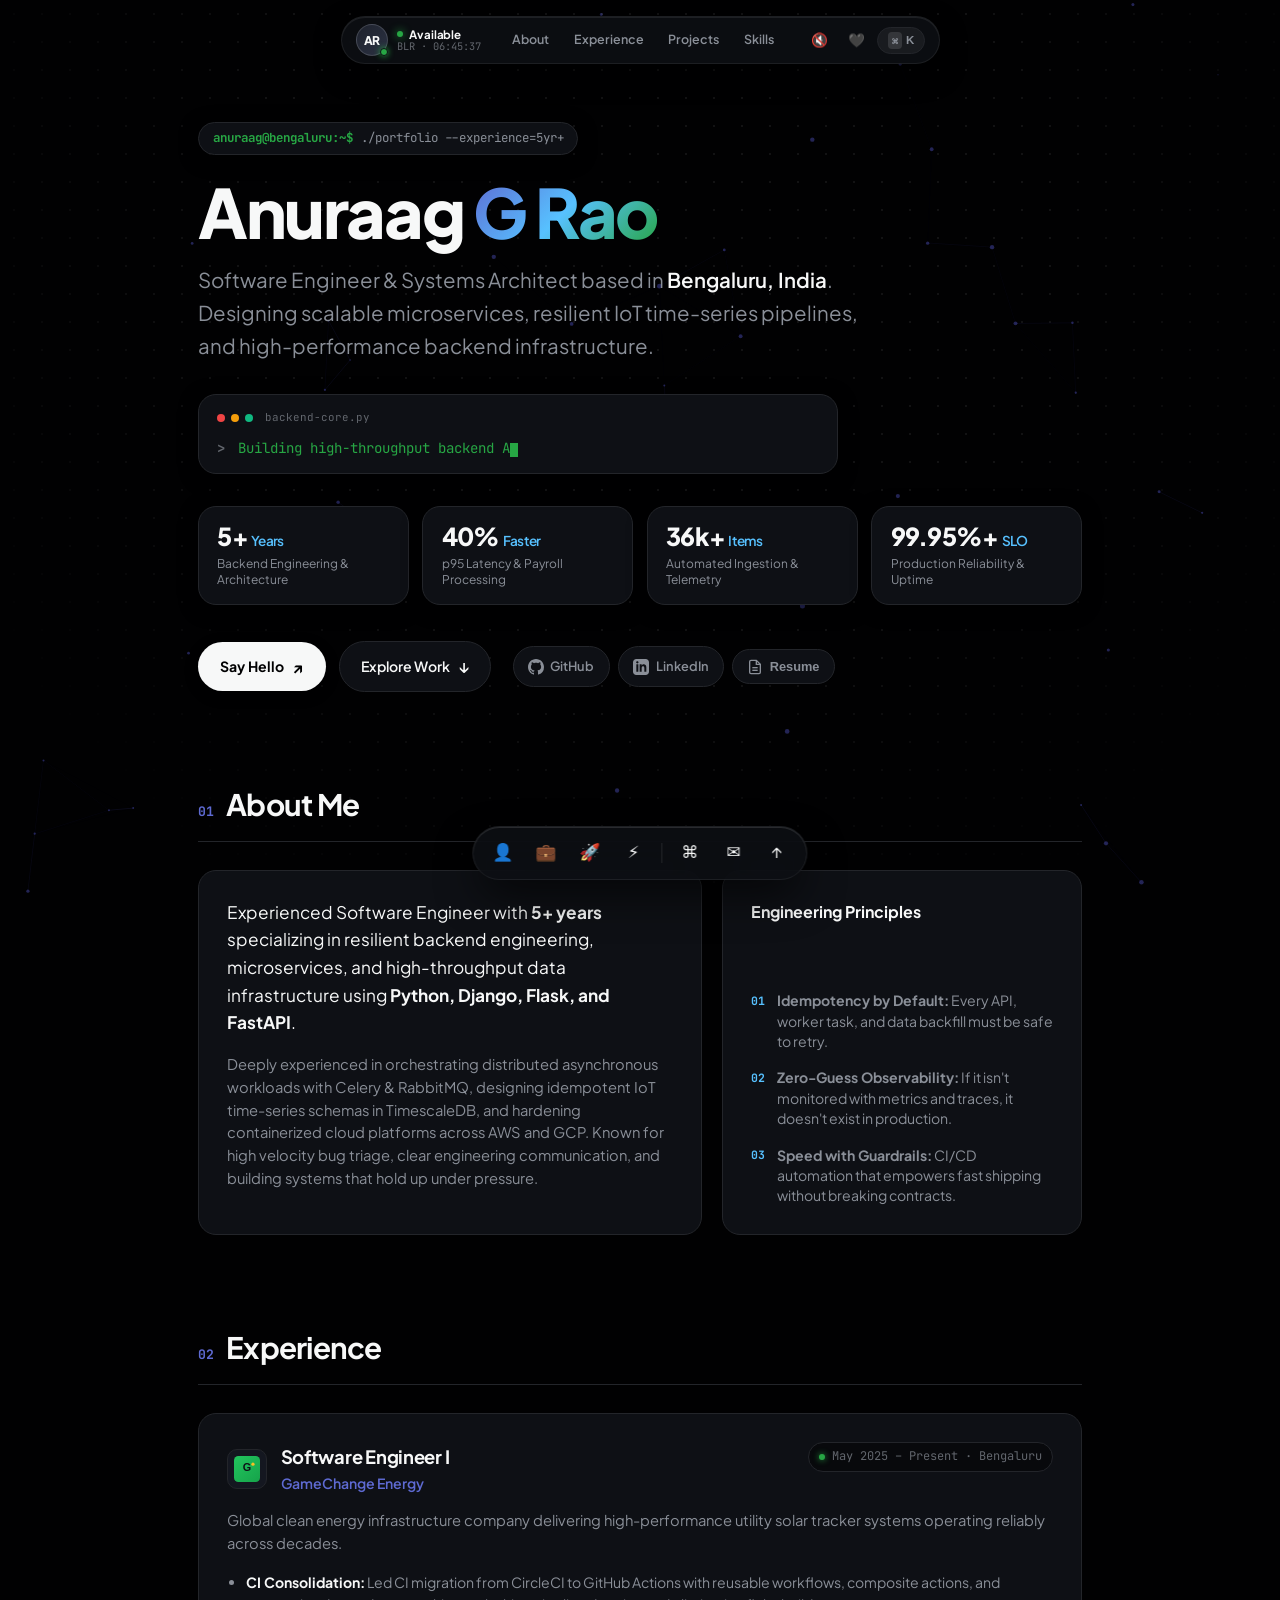
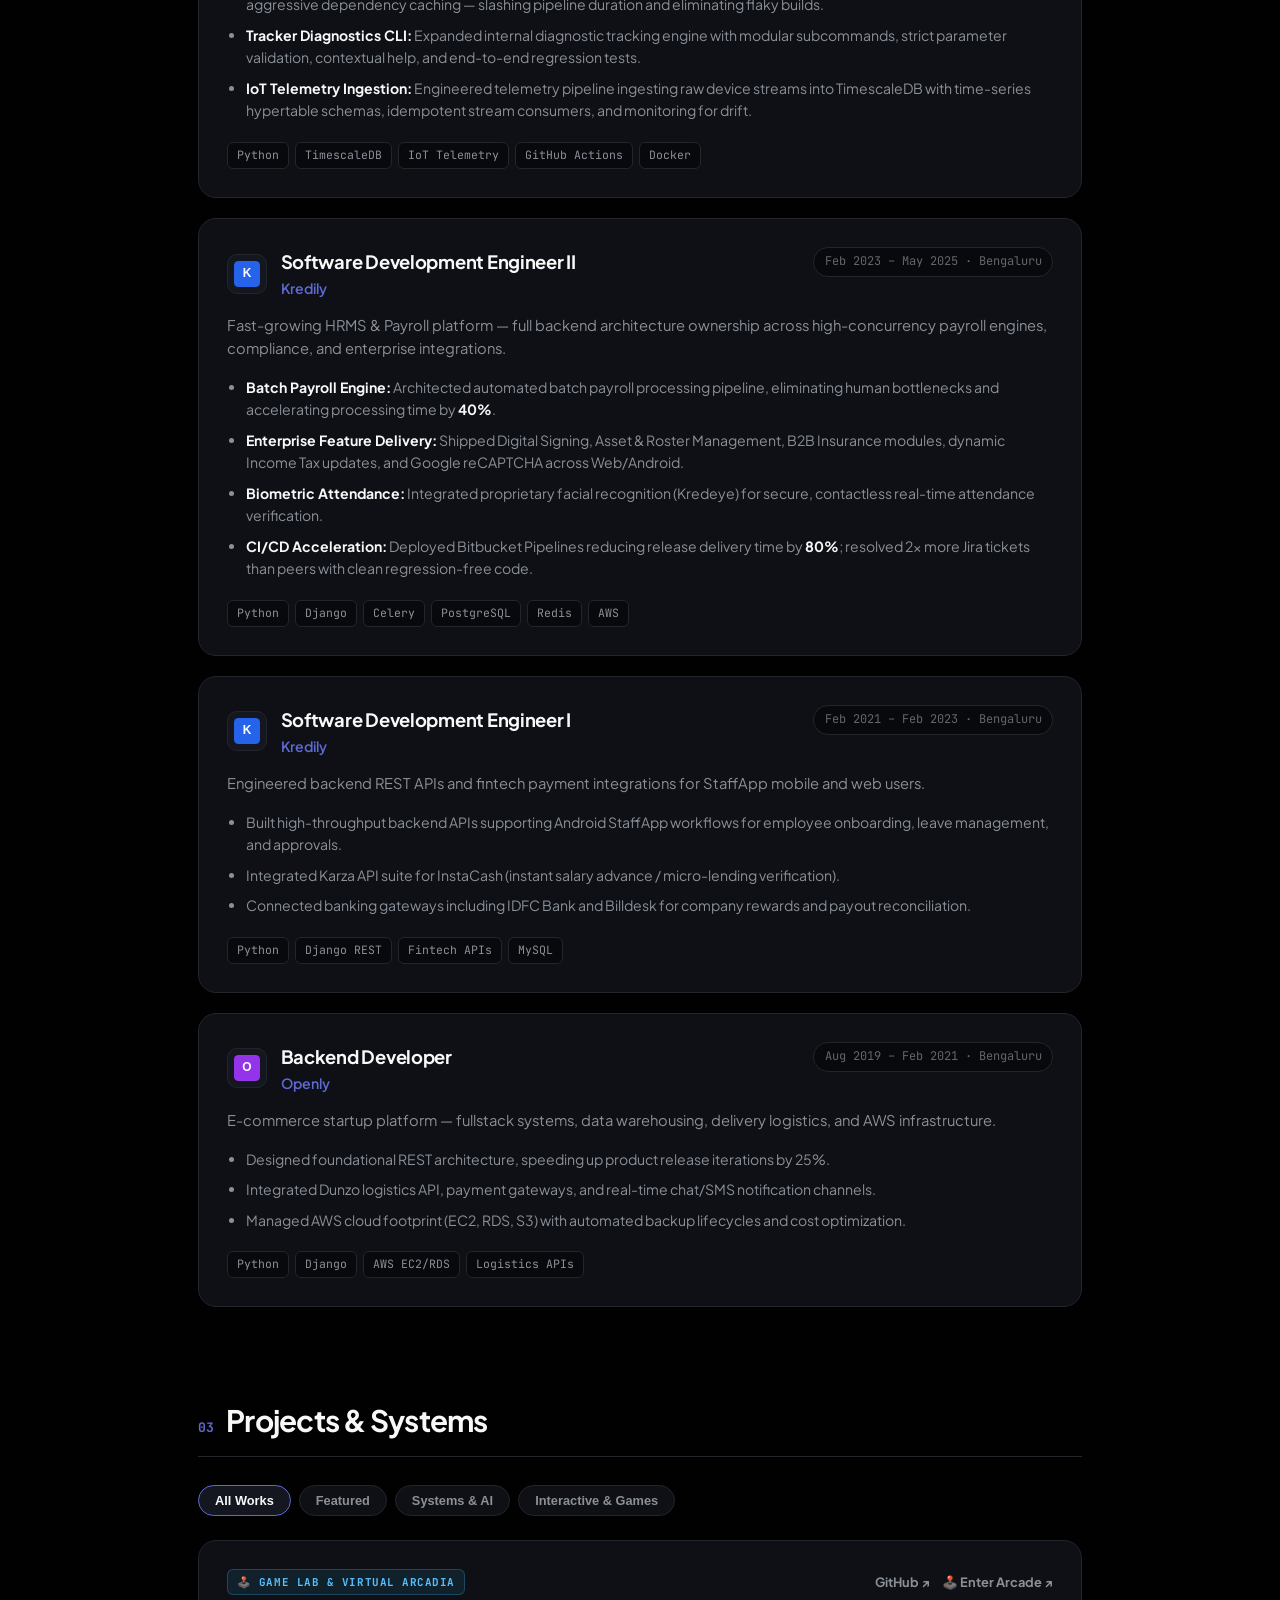
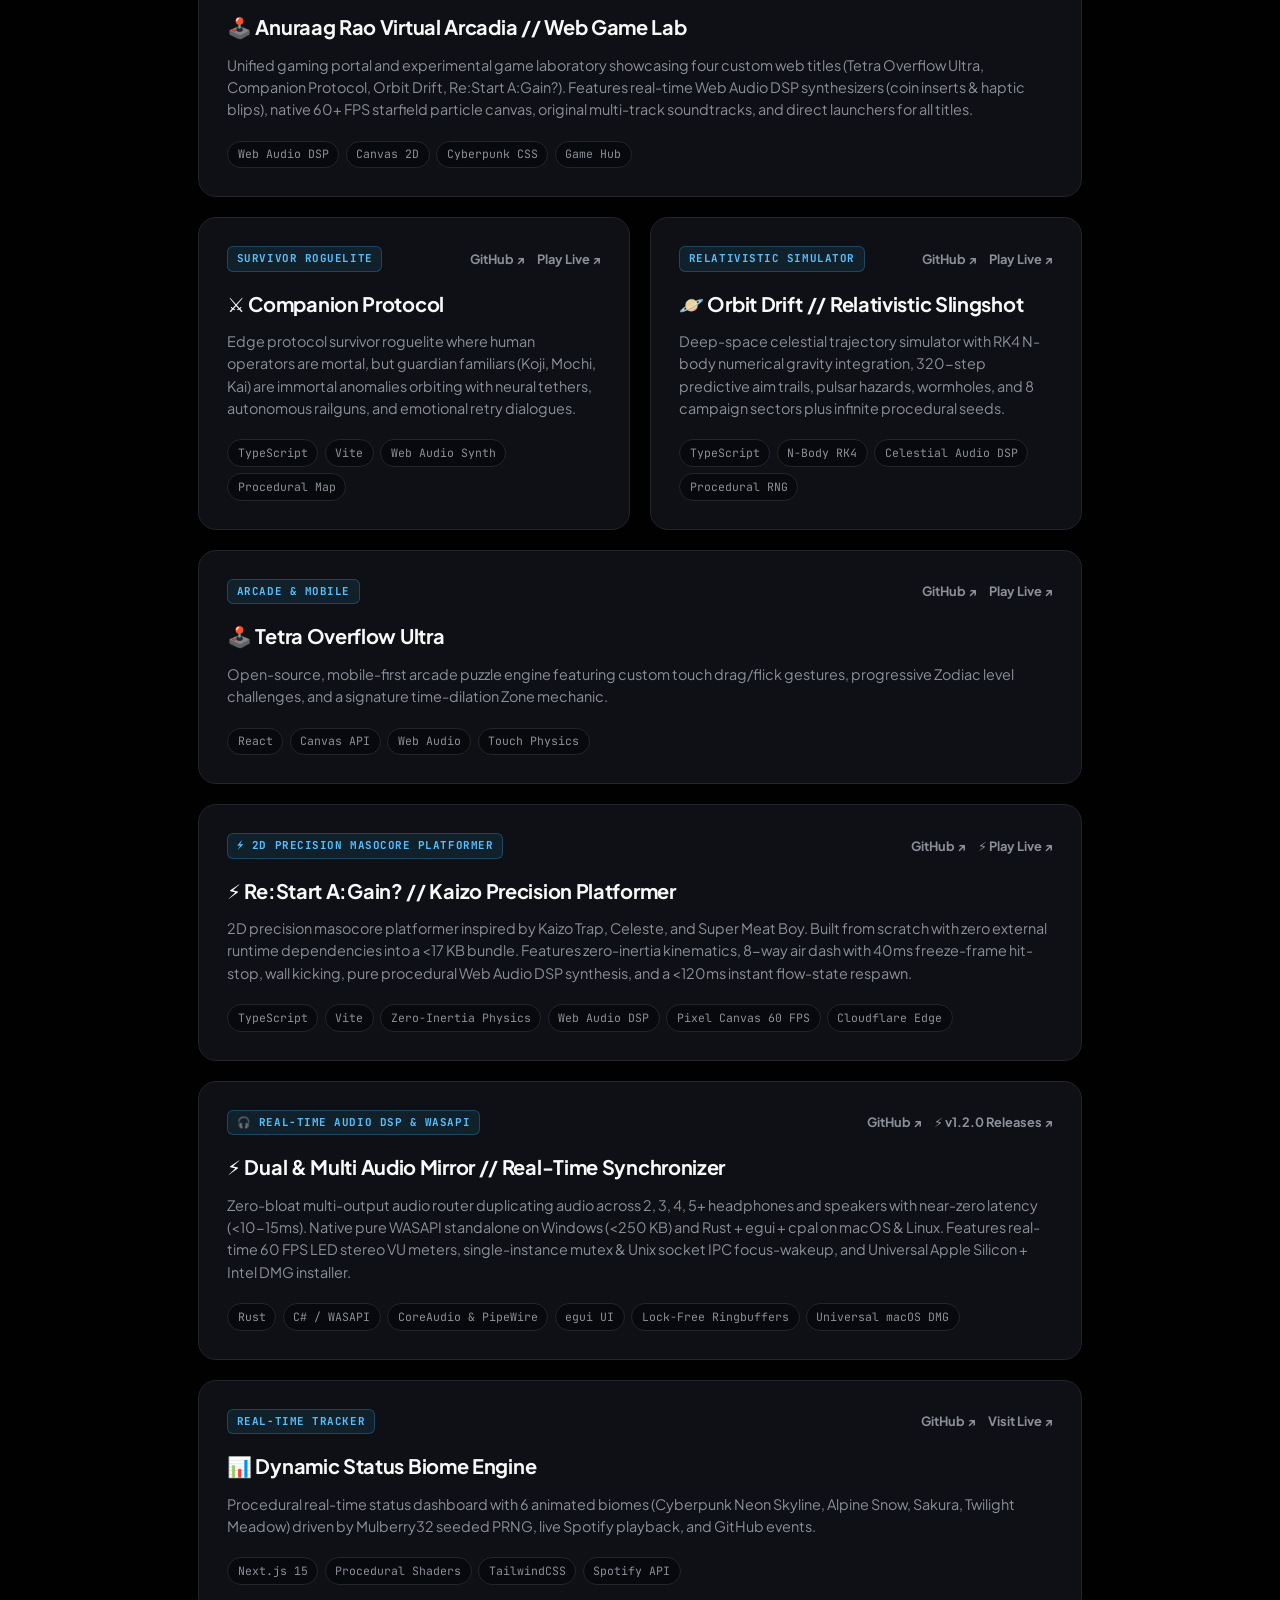
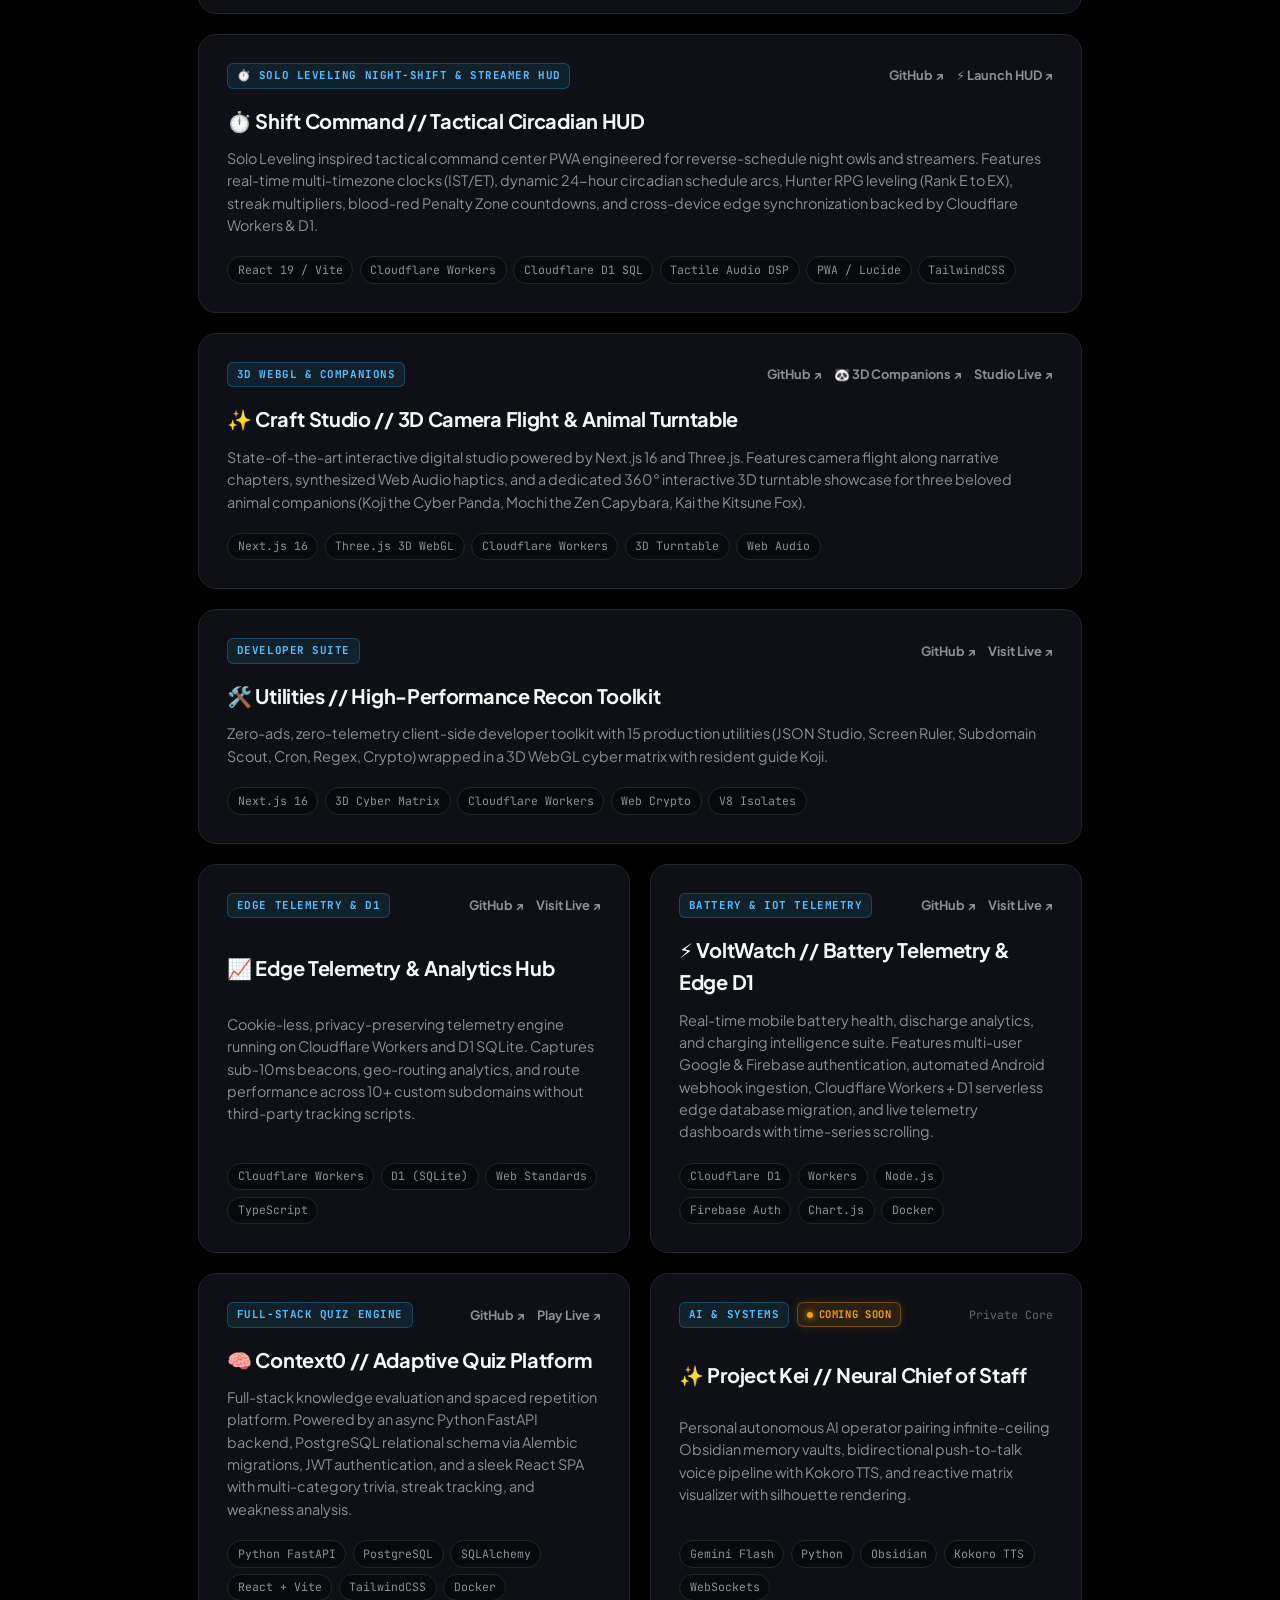
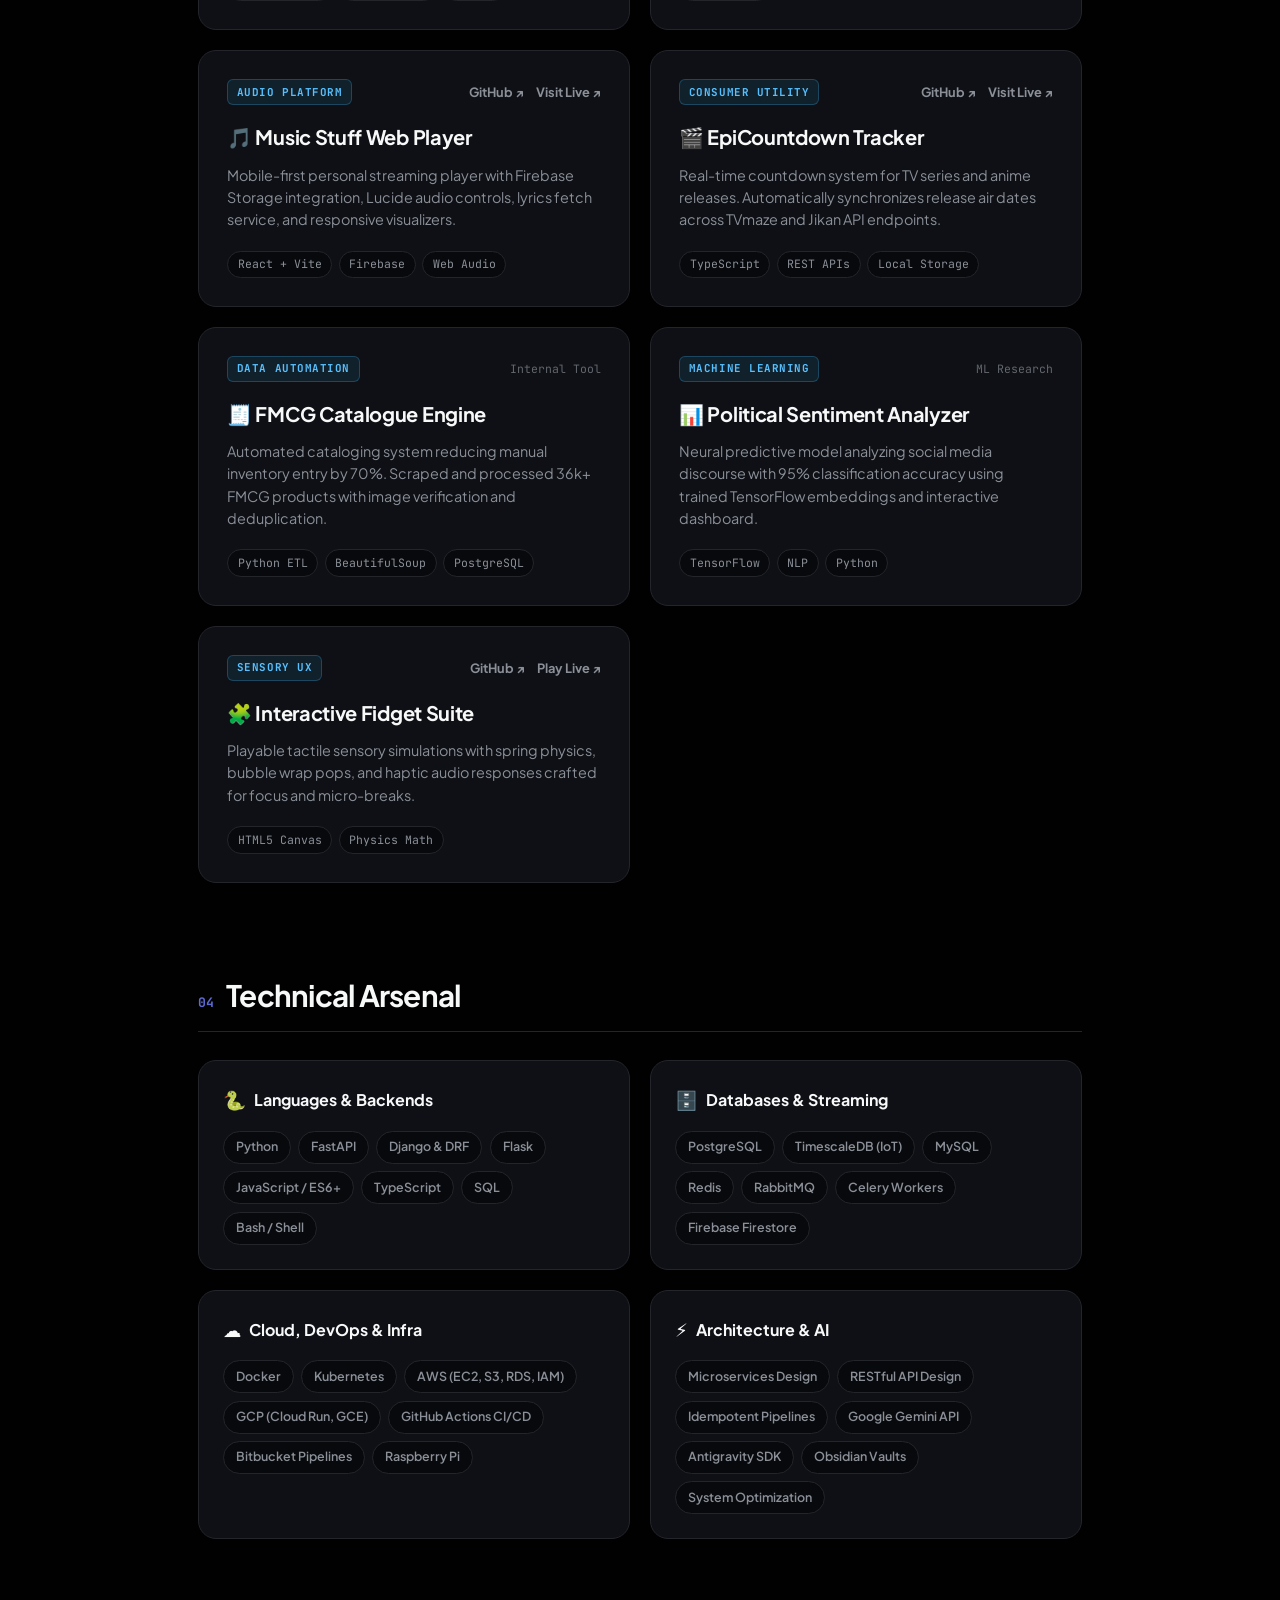
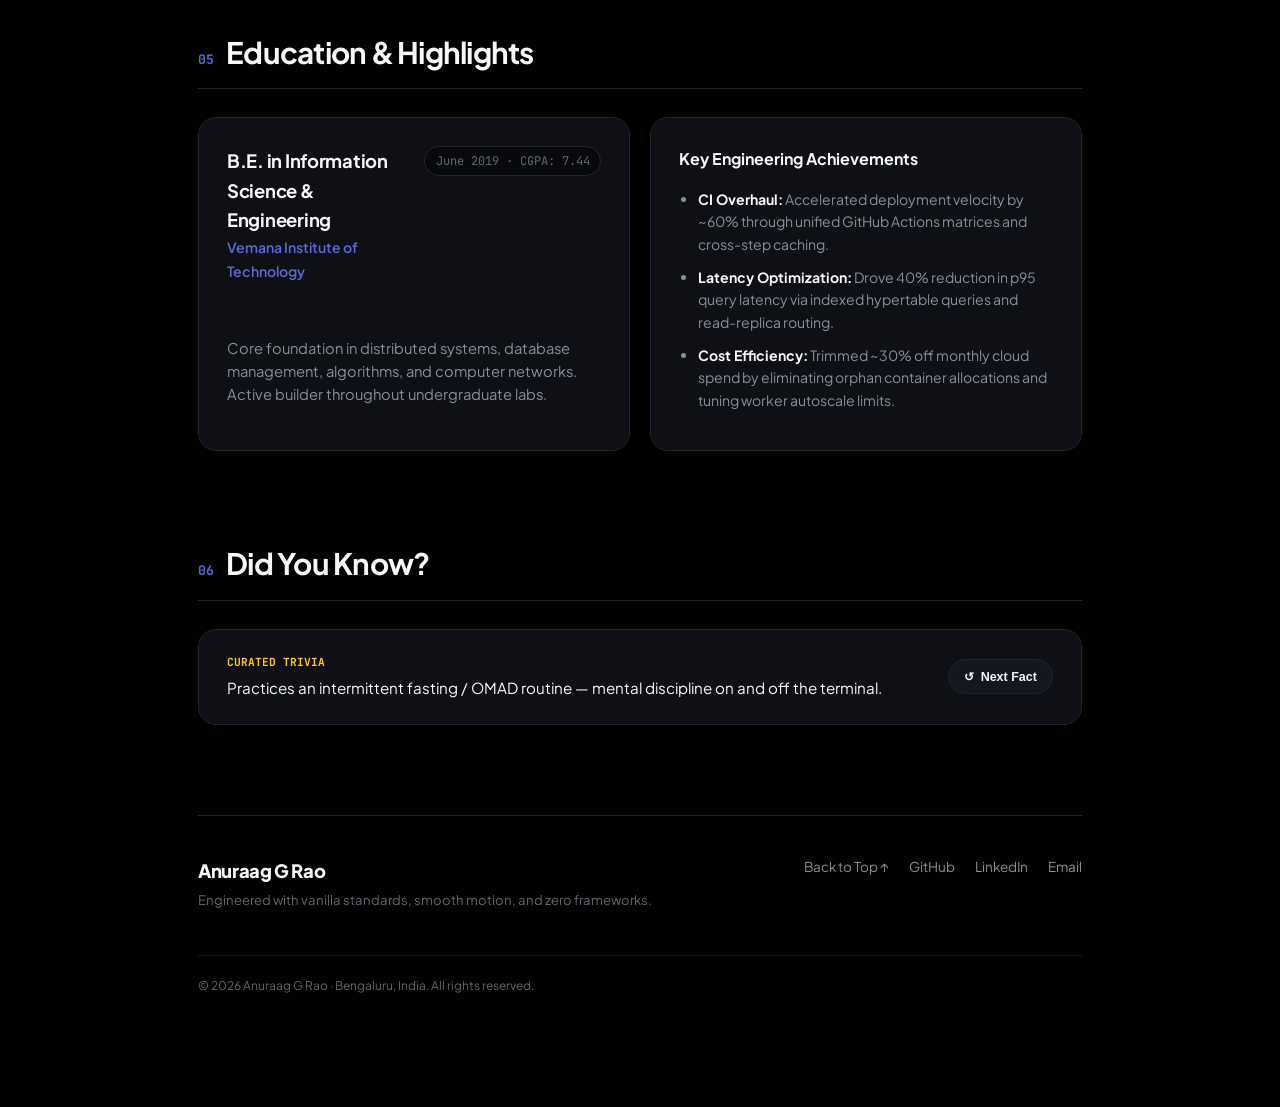
<file: index.html>
<!DOCTYPE html>
<html lang="en" data-mode="dark">

<head>
    <meta charset="UTF-8">
    <title>Anuraag G Rao | Software Engineer & Systems Architect</title>
    <link rel="icon" type="image/svg+xml" href="assets/favicon.svg">
    <meta name="viewport" content="width=device-width, initial-scale=1.0, viewport-fit=cover">
    <meta name="description"
        content="Software Engineer based in Bengaluru. Building scalable backend systems, high-throughput IoT pipelines, and intelligent AI agents.">
    <meta name="theme-color" content="#090A0F">

    <!-- Open Graph / Twitter Cards -->
    <meta property="og:title" content="Anuraag G Rao | Software Engineer & Systems Architect">
    <meta property="og:description"
        content="Software Engineer based in Bengaluru. Building scalable backend systems, IoT telemetry pipelines with TimescaleDB, and AI agents.">
    <meta property="og:type" content="website">
    <meta property="og:image" content="assets/favicon.svg">
    <meta name="twitter:card" content="summary_large_image">

    <!-- Canonical -->
    <link rel="canonical" href="https://anuraaggrao.com/">

    <!-- Typography -->
    <link rel="preconnect" href="https://fonts.googleapis.com">
    <link rel="preconnect" href="https://fonts.gstatic.com" crossorigin>
    <link
        href="https://fonts.googleapis.com/css2?family=Plus+Jakarta+Sans:wght@400;500;600;700;800&family=JetBrains+Mono:wght@400;500;700&family=Cormorant+Garamond:ital,wght@0,500;0,600;0,700;1,500&display=swap"
        rel="stylesheet">

    <!-- Styles -->
    <link rel="stylesheet" href="assets/css/styles.css">

    <!-- Icons & Manifest -->
    <link rel="icon" href="assets/favicon.svg" type="image/svg+xml">
    <link rel="manifest" href="site.webmanifest">

    <!-- Structured Data -->
    <script type="application/ld+json">
    {
      "@context": "https://schema.org",
      "@type": "Person",
      "name": "Anuraag G Rao",
      "jobTitle": "Software Engineer & Backend Architect",
      "url": "https://anuraaggrao.com/",
      "sameAs": [
        "https://github.com/AnuraagGRao",
        "https://www.linkedin.com/in/anuraag-rao-649662132/"
      ],
      "address": {
        "@type": "PostalAddress",
        "addressLocality": "Bengaluru",
        "addressCountry": "IN"
      }
    }
    </script>
    <script src="assets/js/main.js" defer></script>
</head>

<body id="top">

    <!-- Scroll Progress Hairline -->
    <div id="scroll-progress" class="scroll-progress" aria-hidden="true"></div>

    <!-- Ambient Parallax Canvas & Matrix Grid Overlay -->
    <canvas id="bg-canvas" class="bg-canvas" aria-hidden="true"></canvas>
    <div class="bg-grid-overlay" aria-hidden="true"></div>

    <!-- Apple-Style Dynamic Island Floating Top Bar -->
    <header id="dynamic-island" class="dynamic-island">
        <div class="island-content">
            <div class="island-left">
                <a href="#top" class="island-avatar" aria-label="Home">
                    <span class="avatar-monogram">AR</span>
                    <span class="status-pulse-dot" title="Available for backend & systems roles"></span>
                </a>
                <div class="island-status-group">
                    <div class="island-status-line">
                        <span class="pulse-ring"></span>
                        <span class="status-text">Available</span>
                    </div>
                    <span class="island-time" id="island-time">BLR · --:--:--</span>
                </div>
            </div>

            <nav class="island-nav" aria-label="Main Navigation">
                <a href="#about" class="nav-pill" data-nav="about">About</a>
                <a href="#experience" class="nav-pill" data-nav="experience">Experience</a>
                <a href="#projects" class="nav-pill" data-nav="projects">Projects</a>
                <a href="#skills" class="nav-pill" data-nav="skills">Skills</a>
            </nav>

            <div class="island-right">
                <button id="sound-btn" class="island-btn" aria-label="Toggle haptic audio clicks"
                    title="Toggle audio feedback">
                    <span class="sound-icon">🔇</span>
                </button>
                <button id="theme-btn" class="island-btn theme-toggle" aria-label="Toggle color theme"
                    title="Toggle color theme (T)">
                    ☀️
                </button>
                <button id="cmd-trigger-btn" class="island-cmd-btn" aria-label="Open command palette"
                    title="Press ⌘K or Ctrl+K">
                    <kbd>⌘</kbd>K
                </button>
            </div>
        </div>
    </header>

    <!-- Main Container -->
    <div class="container">

        <!-- Hero Section -->
        <section id="hero" class="hero-section">
            <div class="hero-eyebrow">
                <span class="terminal-prefix">anuraag@bengaluru:~$</span>
                <span class="terminal-command">./portfolio --experience=5yr+</span>
            </div>

            <h1 class="hero-title">
                Anuraag <span class="shimmer-text">G Rao</span>
            </h1>

            <p class="hero-tagline">
                Software Engineer & Systems Architect based in <strong>Bengaluru, India</strong>.
                Designing scalable microservices, resilient IoT time-series pipelines, and high-performance backend
                infrastructure.
            </p>

            <!-- Interactive Terminal Prompt Typewriter -->
            <div class="typewriter-card spotlight-card" id="terminal-box">
                <div class="terminal-bar">
                    <span class="dot red"></span>
                    <span class="dot yellow"></span>
                    <span class="dot green"></span>
                    <span class="terminal-label">backend-core.py</span>
                </div>
                <div class="typewriter-body">
                    <span class="prompt-symbol">&gt;</span> <span id="typed-text"></span><span class="cursor"></span>
                </div>
            </div>

            <!-- Key Metric Bento Chips -->
            <div class="hero-metrics-grid">
                <div class="metric-card spotlight-card">
                    <div class="metric-value">5+ <span class="metric-unit">Years</span></div>
                    <div class="metric-label">Backend Engineering & Architecture</div>
                </div>
                <div class="metric-card spotlight-card">
                    <div class="metric-value">40% <span class="metric-unit">Faster</span></div>
                    <div class="metric-label">p95 Latency & Payroll Processing</div>
                </div>
                <div class="metric-card spotlight-card">
                    <div class="metric-value">36k+ <span class="metric-unit">Items</span></div>
                    <div class="metric-label">Automated Ingestion & Telemetry</div>
                </div>
                <div class="metric-card spotlight-card">
                    <div class="metric-value">99.95%+ <span class="metric-unit">SLO</span></div>
                    <div class="metric-label">Production Reliability & Uptime</div>
                </div>
            </div>

            <!-- Fast Action Links -->
            <div class="hero-actions">
                <a href="mailto:hello@anuraaggrao.com" id="email-link" class="btn-primary magnetic-btn"
                    title="Click to copy email">
                    <span>Say Hello</span>
                    <span class="btn-arrow">↗</span>
                </a>
                <a href="#projects" class="btn-secondary magnetic-btn">
                    <span>Explore Work</span>
                    <span class="btn-arrow">↓</span>
                </a>
                <div class="hero-social-strip">
                    <a href="https://github.com/AnuraagGRao" target="_blank" rel="noopener noreferrer"
                        class="social-chip" title="GitHub profile">
                        <svg width="16" height="16" viewBox="0 0 24 24" fill="currentColor">
                            <path
                                d="M12 0C5.37 0 0 5.37 0 12c0 5.31 3.435 9.795 8.205 11.385.6.105.825-.255.825-.57 0-.285-.015-1.23-.015-2.235-3.015.555-3.795-.735-4.035-1.41-.135-.345-.72-1.41-1.23-1.695-.42-.225-1.02-.78-.015-.795.945-.015 1.62.87 1.845 1.23 1.08 1.815 2.805 1.305 3.495.99.105-.78.42-1.305.765-1.605-2.67-.3-5.46-1.335-5.46-5.925 0-1.305.465-2.385 1.23-3.225-.12-.3-.54-1.53.12-3.18 0 0 1.005-.315 3.3 1.23.96-.27 1.98-.405 3-.405s2.04.135 3 .405c2.295-1.56 3.3-1.23 3.3-1.23.66 1.65.24 2.88.12 3.18.765.84 1.23 1.905 1.23 3.225 0 4.605-2.805 5.625-5.475 5.925.435.375.81 1.095.81 2.22 0 1.605-.015 2.895-.015 3.3 0 .315.225.69.825.57A12.02 12.02 0 0024 12c0-6.63-5.37-12-12-12z" />
                        </svg>
                        <span>GitHub</span>
                    </a>
                    <a href="https://www.linkedin.com/in/anuraag-rao-649662132/" target="_blank"
                        rel="noopener noreferrer" class="social-chip" title="LinkedIn profile">
                        <svg width="16" height="16" viewBox="0 0 24 24" fill="currentColor">
                            <path
                                d="M19 0h-14c-2.761 0-5 2.239-5 5v14c0 2.761 2.239 5 5 5h14c2.762 0 5-2.239 5-5v-14c0-2.761-2.238-5-5-5zm-11 19h-3v-11h3v11zm-1.5-12.268c-.966 0-1.75-.79-1.75-1.764s.784-1.764 1.75-1.764 1.75.79 1.75 1.764-.783 1.764-1.75 1.764zm13.5 12.268h-3v-5.604c0-3.368-4-3.113-4 0v5.604h-3v-11h3v1.765c1.396-2.586 7-2.777 7 2.476v6.759z" />
                        </svg>
                        <span>LinkedIn</span>
                    </a>
                    <button class="social-chip resume-trigger" id="resume-btn" title="View resume details">
                        <svg width="16" height="16" viewBox="0 0 24 24" fill="none" stroke="currentColor"
                            stroke-width="2">
                            <path d="M14 2H6a2 2 0 0 0-2 2v16a2 2 0 0 0 2 2h12a2 2 0 0 0 2-2V8z" />
                            <polyline points="14 2 14 8 20 8" />
                            <line x1="16" y1="13" x2="8" y2="13" />
                            <line x1="16" y1="17" x2="8" y2="17" />
                        </svg>
                        <span>Resume</span>
                    </button>
                </div>
            </div>
        </section>

        <!-- About Section -->
        <section id="about" class="section-block fade-in">
            <div class="section-header">
                <span class="section-number">01</span>
                <h2>About Me</h2>
            </div>
            <div class="bento-about-grid">
                <div class="bento-card spotlight-card bento-about-main">
                    <p class="about-lead">
                        Experienced Software Engineer with <strong>5+ years</strong> specializing in resilient backend
                        engineering, microservices, and high-throughput data infrastructure using <strong>Python,
                            Django, Flask, and FastAPI</strong>.
                    </p>
                    <p class="job-desc">
                        Deeply experienced in orchestrating distributed asynchronous workloads with Celery & RabbitMQ,
                        designing idempotent IoT time-series schemas in TimescaleDB, and hardening containerized cloud
                        platforms across AWS and GCP. Known for high velocity bug triage, clear engineering
                        communication, and building systems that hold up under pressure.
                    </p>
                </div>
                <div class="bento-card spotlight-card bento-about-pillars">
                    <h3 class="card-subtitle">Engineering Principles</h3>
                    <ul class="pillar-list">
                        <li>
                            <span class="pillar-bullet">01</span>
                            <div>
                                <strong>Idempotency by Default:</strong> Every API, worker task, and data backfill must
                                be safe to retry.
                            </div>
                        </li>
                        <li>
                            <span class="pillar-bullet">02</span>
                            <div>
                                <strong>Zero-Guess Observability:</strong> If it isn't monitored with metrics and
                                traces, it doesn't exist in production.
                            </div>
                        </li>
                        <li>
                            <span class="pillar-bullet">03</span>
                            <div>
                                <strong>Speed with Guardrails:</strong> CI/CD automation that empowers fast shipping
                                without breaking contracts.
                            </div>
                        </li>
                    </ul>
                </div>
            </div>
        </section>

        <!-- Experience Section -->
        <section id="experience" class="section-block fade-in">
            <div class="section-header">
                <span class="section-number">02</span>
                <h2>Experience</h2>
            </div>

            <div class="timeline-container">
                <!-- Job 1: GameChange Energy -->
                <div class="job-card spotlight-card">
                    <div class="job-header">
                        <div class="job-title-row">
                            <div class="company-badge-wrap">
                                <img src="assets/img/logos/gamechange-energy.svg" alt="GameChange Energy Logo"
                                    class="company-logo" loading="lazy">
                            </div>
                            <div>
                                <h3 class="job-role">Software Engineer I</h3>
                                <span class="job-company">GameChange Energy</span>
                            </div>
                        </div>
                        <div class="job-meta-pill">
                            <span class="live-pulse" title="Current Role"></span>
                            <span>May 2025 – Present · Bengaluru</span>
                        </div>
                    </div>
                    <p class="job-desc">
                        Global clean energy infrastructure company delivering high-performance utility solar tracker
                        systems operating reliably across decades.
                    </p>
                    <ul class="job-bullets">
                        <li><strong>CI Consolidation:</strong> Led CI migration from CircleCI to GitHub Actions with
                            reusable workflows, composite actions, and aggressive dependency caching — slashing pipeline
                            duration and eliminating flaky builds.</li>
                        <li><strong>Tracker Diagnostics CLI:</strong> Expanded internal diagnostic tracking engine with
                            modular subcommands, strict parameter validation, contextual help, and end-to-end regression
                            tests.</li>
                        <li><strong>IoT Telemetry Ingestion:</strong> Engineered telemetry pipeline ingesting raw device
                            streams into TimescaleDB with time-series hypertable schemas, idempotent stream consumers,
                            and monitoring for drift.</li>
                    </ul>
                    <div class="job-tags">
                        <span class="tech-tag">Python</span>
                        <span class="tech-tag">TimescaleDB</span>
                        <span class="tech-tag">IoT Telemetry</span>
                        <span class="tech-tag">GitHub Actions</span>
                        <span class="tech-tag">Docker</span>
                    </div>
                </div>

                <!-- Job 2: Kredily SDE II -->
                <div class="job-card spotlight-card">
                    <div class="job-header">
                        <div class="job-title-row">
                            <div class="company-badge-wrap">
                                <img src="assets/img/logos/kredily.svg" alt="Kredily Logo" class="company-logo"
                                    loading="lazy">
                            </div>
                            <div>
                                <h3 class="job-role">Software Development Engineer II</h3>
                                <span class="job-company">Kredily</span>
                            </div>
                        </div>
                        <div class="job-meta-pill">Feb 2023 – May 2025 · Bengaluru</div>
                    </div>
                    <p class="job-desc">
                        Fast-growing HRMS & Payroll platform — full backend architecture ownership across
                        high-concurrency payroll engines, compliance, and enterprise integrations.
                    </p>
                    <ul class="job-bullets">
                        <li><strong>Batch Payroll Engine:</strong> Architected automated batch payroll processing
                            pipeline, eliminating human bottlenecks and accelerating processing time by
                            <strong>40%</strong>.
                        </li>
                        <li><strong>Enterprise Feature Delivery:</strong> Shipped Digital Signing, Asset & Roster
                            Management, B2B Insurance modules, dynamic Income Tax updates, and Google reCAPTCHA across
                            Web/Android.</li>
                        <li><strong>Biometric Attendance:</strong> Integrated proprietary facial recognition (Kredeye)
                            for secure, contactless real-time attendance verification.</li>
                        <li><strong>CI/CD Acceleration:</strong> Deployed Bitbucket Pipelines reducing release delivery
                            time by <strong>80%</strong>; resolved 2× more Jira tickets than peers with clean
                            regression-free code.</li>
                    </ul>
                    <div class="job-tags">
                        <span class="tech-tag">Python</span>
                        <span class="tech-tag">Django</span>
                        <span class="tech-tag">Celery</span>
                        <span class="tech-tag">PostgreSQL</span>
                        <span class="tech-tag">Redis</span>
                        <span class="tech-tag">AWS</span>
                    </div>
                </div>

                <!-- Job 3: Kredily SDE I -->
                <div class="job-card spotlight-card">
                    <div class="job-header">
                        <div class="job-title-row">
                            <div class="company-badge-wrap">
                                <img src="assets/img/logos/kredily.svg" alt="Kredily Logo" class="company-logo"
                                    loading="lazy">
                            </div>
                            <div>
                                <h3 class="job-role">Software Development Engineer I</h3>
                                <span class="job-company">Kredily</span>
                            </div>
                        </div>
                        <div class="job-meta-pill">Feb 2021 – Feb 2023 · Bengaluru</div>
                    </div>
                    <p class="job-desc">
                        Engineered backend REST APIs and fintech payment integrations for StaffApp mobile and web users.
                    </p>
                    <ul class="job-bullets">
                        <li>Built high-throughput backend APIs supporting Android StaffApp workflows for employee
                            onboarding, leave management, and approvals.</li>
                        <li>Integrated Karza API suite for InstaCash (instant salary advance / micro-lending
                            verification).</li>
                        <li>Connected banking gateways including IDFC Bank and Billdesk for company rewards and payout
                            reconciliation.</li>
                    </ul>
                    <div class="job-tags">
                        <span class="tech-tag">Python</span>
                        <span class="tech-tag">Django REST</span>
                        <span class="tech-tag">Fintech APIs</span>
                        <span class="tech-tag">MySQL</span>
                    </div>
                </div>

                <!-- Job 4: Openly -->
                <div class="job-card spotlight-card">
                    <div class="job-header">
                        <div class="job-title-row">
                            <div class="company-badge-wrap">
                                <img src="assets/img/logos/openly.svg" alt="Openly Logo" class="company-logo"
                                    loading="lazy">
                            </div>
                            <div>
                                <h3 class="job-role">Backend Developer</h3>
                                <span class="job-company">Openly</span>
                            </div>
                        </div>
                        <div class="job-meta-pill">Aug 2019 – Feb 2021 · Bengaluru</div>
                    </div>
                    <p class="job-desc">
                        E-commerce startup platform — fullstack systems, data warehousing, delivery logistics, and AWS
                        infrastructure.
                    </p>
                    <ul class="job-bullets">
                        <li>Designed foundational REST architecture, speeding up product release iterations by 25%.</li>
                        <li>Integrated Dunzo logistics API, payment gateways, and real-time chat/SMS notification
                            channels.</li>
                        <li>Managed AWS cloud footprint (EC2, RDS, S3) with automated backup lifecycles and cost
                            optimization.</li>
                    </ul>
                    <div class="job-tags">
                        <span class="tech-tag">Python</span>
                        <span class="tech-tag">Django</span>
                        <span class="tech-tag">AWS EC2/RDS</span>
                        <span class="tech-tag">Logistics APIs</span>
                    </div>
                </div>
            </div>
        </section>

        <!-- Projects Bento Grid 2.0 Section -->
        <section id="projects" class="section-block fade-in">
            <div class="section-header">
                <span class="section-number">03</span>
                <h2>Projects & Systems</h2>
            </div>

            <!-- Bento Filter Tabs -->
            <div class="bento-filters" role="tablist" aria-label="Project Categories">
                <button class="filter-tab active" data-filter="all" role="tab" aria-selected="true">All Works</button>
                <button class="filter-tab" data-filter="featured" role="tab" aria-selected="false">Featured</button>
                <button class="filter-tab" data-filter="systems" role="tab" aria-selected="false">Systems & AI</button>
                <button class="filter-tab" data-filter="interactive" role="tab" aria-selected="false">Interactive &
                    Games</button>
            </div>

            <!-- Bento Grid -->
            <div class="bento-grid" id="project-bento-grid">

                <!-- Anchor 0: Virtual Arcadia // Arcade Hub (2 cols) -->
                <div class="bento-card spotlight-card bento-col-span-2 project-item"
                    data-category="interactive featured">
                    <div class="bento-card-top">
                        <span class="card-badge-glow">🕹️ Game Lab & Virtual Arcadia</span>
                        <div style="display: flex; align-items: center; gap: 0.75rem; flex-wrap: wrap;">
                            <a href="https://github.com/AnuraagGRao/arcade" target="_blank"
                                rel="noopener noreferrer" class="bento-external-link" title="GitHub repository">
                                GitHub ↗
                            </a>
                            <a href="https://arcade.anuraaggrao.com/" target="_blank" rel="noopener noreferrer"
                                class="bento-external-link" title="Enter Arcade Hub">
                                🕹️ Enter Arcade ↗
                            </a>
                        </div>
                    </div>
                    <h3 class="bento-title">🕹️ Anuraag Rao Virtual Arcadia // Web Game Lab</h3>
                    <p class="bento-desc">
                        Unified gaming portal and experimental game laboratory showcasing four custom web titles (Tetra Overflow Ultra, Companion Protocol, Orbit Drift, Re:Start A:Gain?). Features real-time Web Audio DSP synthesizers (coin inserts & haptic blips), native 60+ FPS starfield particle canvas, original multi-track soundtracks, and direct launchers for all titles.
                    </p>
                    <div class="bento-meta-row">
                        <span class="tech-pill">Web Audio DSP</span>
                        <span class="tech-pill">Canvas 2D</span>
                        <span class="tech-pill">Cyberpunk CSS</span>
                        <span class="tech-pill">Game Hub</span>
                    </div>
                </div>

                <!-- Companion Protocol (1 col) -->
                <div class="bento-card spotlight-card project-item"
                    data-category="interactive featured">
                    <div class="bento-card-top">
                        <span class="card-badge-glow">Survivor Roguelite</span>
                        <div style="display: flex; align-items: center; gap: 0.75rem;">
                            <a href="https://github.com/AnuraagGRao/companion-protocol" target="_blank"
                                rel="noopener noreferrer" class="bento-external-link" title="GitHub repository">
                                GitHub ↗
                            </a>
                            <a href="https://companion.anuraaggrao.com/" target="_blank" rel="noopener noreferrer"
                                class="bento-external-link" title="Play live">
                                Play Live ↗
                            </a>
                        </div>
                    </div>
                    <h3 class="bento-title">⚔️ Companion Protocol</h3>
                    <p class="bento-desc">
                        Edge protocol survivor roguelite where human operators are mortal, but guardian familiars (Koji, Mochi, Kai) are immortal anomalies orbiting with neural tethers, autonomous railguns, and emotional retry dialogues.
                    </p>
                    <div class="bento-meta-row">
                        <span class="tech-pill">TypeScript</span>
                        <span class="tech-pill">Vite</span>
                        <span class="tech-pill">Web Audio Synth</span>
                        <span class="tech-pill">Procedural Map</span>
                    </div>
                </div>

                <!-- Orbit Drift (1 col) -->
                <div class="bento-card spotlight-card project-item"
                    data-category="interactive featured">
                    <div class="bento-card-top">
                        <span class="card-badge-glow">Relativistic Simulator</span>
                        <div style="display: flex; align-items: center; gap: 0.75rem;">
                            <a href="https://github.com/AnuraagGRao/orbital-gravity" target="_blank"
                                rel="noopener noreferrer" class="bento-external-link" title="GitHub repository">
                                GitHub ↗
                            </a>
                            <a href="https://orbit.anuraaggrao.com/" target="_blank" rel="noopener noreferrer"
                                class="bento-external-link" title="Play live">
                                Play Live ↗
                            </a>
                        </div>
                    </div>
                    <h3 class="bento-title">🪐 Orbit Drift // Relativistic Slingshot</h3>
                    <p class="bento-desc">
                        Deep-space celestial trajectory simulator with RK4 N-body numerical gravity integration, 320-step predictive aim trails, pulsar hazards, wormholes, and 8 campaign sectors plus infinite procedural seeds.
                    </p>
                    <div class="bento-meta-row">
                        <span class="tech-pill">TypeScript</span>
                        <span class="tech-pill">N-Body RK4</span>
                        <span class="tech-pill">Celestial Audio DSP</span>
                        <span class="tech-pill">Procedural RNG</span>
                    </div>
                </div>

                <!-- Anchor 1: Tetra Overflow Ultra (2 cols) -->
                <div class="bento-card spotlight-card bento-col-span-2 project-item"
                    data-category="interactive featured">
                    <div class="bento-card-top">
                        <span class="card-badge-glow">Arcade & Mobile</span>
                        <div style="display: flex; align-items: center; gap: 0.75rem;">
                            <a href="https://github.com/AnuraagGRao/tetris-mobile-clone" target="_blank"
                                rel="noopener noreferrer" class="bento-external-link" title="GitHub repository">
                                GitHub ↗
                            </a>
                            <a href="https://tetra.anuraaggrao.com/" target="_blank" rel="noopener noreferrer"
                                class="bento-external-link" title="Play live">
                                Play Live ↗
                            </a>
                        </div>
                    </div>
                    <h3 class="bento-title">🕹️ Tetra Overflow Ultra</h3>
                    <p class="bento-desc">
                        Open-source, mobile-first arcade puzzle engine featuring custom touch drag/flick gestures,
                        progressive Zodiac level challenges, and a signature time-dilation Zone mechanic.
                    </p>
                    <div class="bento-meta-row">
                        <span class="tech-pill">React</span>
                        <span class="tech-pill">Canvas API</span>
                        <span class="tech-pill">Web Audio</span>
                        <span class="tech-pill">Touch Physics</span>
                    </div>
                </div>

                <!-- Anchor: Re:Start A:Gain? (2 cols) -->
                <div class="bento-card spotlight-card bento-col-span-2 project-item" data-category="interactive featured">
                    <div class="bento-card-top">
                        <span class="card-badge-glow">⚡ 2D Precision Masocore Platformer</span>
                        <div style="display: flex; align-items: center; gap: 0.75rem; flex-wrap: wrap;">
                            <a href="https://github.com/AnuraagGRao/restart-again" target="_blank"
                                rel="noopener noreferrer" class="bento-external-link" title="GitHub repository">
                                GitHub ↗
                            </a>
                            <a href="https://restart.anuraaggrao.com/" target="_blank" rel="noopener noreferrer"
                                class="bento-external-link" title="Play live">
                                ⚡ Play Live ↗
                            </a>
                        </div>
                    </div>
                    <h3 class="bento-title">⚡ Re:Start A:Gain? // Kaizo Precision Platformer</h3>
                    <p class="bento-desc">
                        2D precision masocore platformer inspired by Kaizo Trap, Celeste, and Super Meat Boy. Built from scratch with zero external runtime dependencies into a &lt;17 KB bundle. Features zero-inertia kinematics, 8-way air dash with 40ms freeze-frame hit-stop, wall kicking, pure procedural Web Audio DSP synthesis, and a &lt;120ms instant flow-state respawn.
                    </p>
                    <div class="bento-meta-row">
                        <span class="tech-pill">TypeScript</span>
                        <span class="tech-pill">Vite</span>
                        <span class="tech-pill">Zero-Inertia Physics</span>
                        <span class="tech-pill">Web Audio DSP</span>
                        <span class="tech-pill">Pixel Canvas 60 FPS</span>
                        <span class="tech-pill">Cloudflare Edge</span>
                    </div>
                </div>

                <!-- Anchor: Dual & Multi Audio Mirror (2 cols) -->
                <div class="bento-card spotlight-card bento-col-span-2 project-item" data-category="systems featured">
                    <div class="bento-card-top">
                        <span class="card-badge-glow">🎧 Real-Time Audio DSP &amp; WASAPI</span>
                        <div style="display: flex; align-items: center; gap: 0.75rem; flex-wrap: wrap;">
                            <a href="https://github.com/AnuraagGRao/dual-audio-mirror" target="_blank"
                                rel="noopener noreferrer" class="bento-external-link" title="GitHub repository">
                                GitHub ↗
                            </a>
                            <a href="https://github.com/AnuraagGRao/dual-audio-mirror/releases/tag/v1.2.0" target="_blank" rel="noopener noreferrer"
                                class="bento-external-link" title="Download v1.2.0 Universal DMG & Binaries">
                                ⚡ v1.2.0 Releases ↗
                            </a>
                        </div>
                    </div>
                    <h3 class="bento-title">⚡ Dual &amp; Multi Audio Mirror // Real-Time Synchronizer</h3>
                    <p class="bento-desc">
                        Zero-bloat multi-output audio router duplicating audio across 2, 3, 4, 5+ headphones and speakers with near-zero latency (&lt;10-15ms). Native pure WASAPI standalone on Windows (&lt;250 KB) and Rust + egui + cpal on macOS &amp; Linux. Features real-time 60 FPS LED stereo VU meters, single-instance mutex &amp; Unix socket IPC focus-wakeup, and Universal Apple Silicon + Intel DMG installer.
                    </p>
                    <div class="bento-meta-row">
                        <span class="tech-pill">Rust</span>
                        <span class="tech-pill">C# / WASAPI</span>
                        <span class="tech-pill">CoreAudio &amp; PipeWire</span>
                        <span class="tech-pill">egui UI</span>
                        <span class="tech-pill">Lock-Free Ringbuffers</span>
                        <span class="tech-pill">Universal macOS DMG</span>
                    </div>
                </div>

                <!-- Anchor 2: Status Site (2 cols) -->
                <div class="bento-card spotlight-card bento-col-span-2 project-item" data-category="systems featured">
                    <div class="bento-card-top">
                        <span class="card-badge-glow">Real-Time Tracker</span>
                        <div style="display: flex; align-items: center; gap: 0.75rem;">
                            <a href="https://github.com/AnuraagGRao/status-site" target="_blank"
                                rel="noopener noreferrer" class="bento-external-link" title="GitHub repository">
                                GitHub ↗
                            </a>
                            <a href="https://status.anuraaggrao.com/" target="_blank" rel="noopener noreferrer"
                                class="bento-external-link" title="Visit live">
                                Visit Live ↗
                            </a>
                        </div>
                    </div>
                    <h3 class="bento-title">📊 Dynamic Status Biome Engine</h3>
                    <p class="bento-desc">
                        Procedural real-time status dashboard with 6 animated biomes (Cyberpunk Neon Skyline, Alpine
                        Snow, Sakura, Twilight Meadow) driven by Mulberry32 seeded PRNG, live Spotify playback, and
                        GitHub events.
                    </p>
                    <div class="bento-meta-row">
                        <span class="tech-pill">Next.js 15</span>
                        <span class="tech-pill">Procedural Shaders</span>
                        <span class="tech-pill">TailwindCSS</span>
                        <span class="tech-pill">Spotify API</span>
                    </div>
                </div>

                <!-- Anchor: Shift Command // Tactical Night-Shift & Streamer HUD (2 cols) -->
                <div class="bento-card spotlight-card bento-col-span-2 project-item" data-category="systems interactive featured">
                    <div class="bento-card-top">
                        <span class="card-badge-glow">⏱️ Solo Leveling Night-Shift &amp; Streamer HUD</span>
                        <div style="display: flex; align-items: center; gap: 0.75rem; flex-wrap: wrap;">
                            <a href="https://github.com/AnuraagGRao/shift-command" target="_blank"
                                rel="noopener noreferrer" class="bento-external-link" title="GitHub repository">
                                GitHub ↗
                            </a>
                            <a href="https://time.anuraaggrao.com/" target="_blank" rel="noopener noreferrer"
                                class="bento-external-link" title="Launch Shift Command HUD">
                                ⚡ Launch HUD ↗
                            </a>
                        </div>
                    </div>
                    <h3 class="bento-title">⏱️ Shift Command // Tactical Circadian HUD</h3>
                    <p class="bento-desc">
                        Solo Leveling inspired tactical command center PWA engineered for reverse-schedule night owls and streamers. Features real-time multi-timezone clocks (IST/ET), dynamic 24-hour circadian schedule arcs, Hunter RPG leveling (Rank E to EX), streak multipliers, blood-red Penalty Zone countdowns, and cross-device edge synchronization backed by Cloudflare Workers &amp; D1.
                    </p>
                    <div class="bento-meta-row">
                        <span class="tech-pill">React 19 / Vite</span>
                        <span class="tech-pill">Cloudflare Workers</span>
                        <span class="tech-pill">Cloudflare D1 SQL</span>
                        <span class="tech-pill">Tactile Audio DSP</span>
                        <span class="tech-pill">PWA / Lucide</span>
                        <span class="tech-pill">TailwindCSS</span>
                    </div>
                </div>

                <!-- Anchor 3: Craft Studio & 3D Animal Companions (2 cols) -->
                <div class="bento-card spotlight-card bento-col-span-2 project-item" data-category="interactive systems featured">
                    <div class="bento-card-top">
                        <span class="card-badge-glow">3D WebGL & Companions</span>
                        <div style="display: flex; align-items: center; gap: 0.75rem; flex-wrap: wrap;">
                            <a href="https://github.com/AnuraagGRao/craft" target="_blank"
                                rel="noopener noreferrer" class="bento-external-link" title="GitHub repository">
                                GitHub ↗
                            </a>
                            <a href="https://craft.anuraaggrao.com/companions" target="_blank" rel="noopener noreferrer"
                                class="bento-external-link" title="3D Animal Turntable Lab">
                                🐼 3D Companions ↗
                            </a>
                            <a href="https://craft.anuraaggrao.com/" target="_blank" rel="noopener noreferrer"
                                class="bento-external-link" title="Visit live studio">
                                Studio Live ↗
                            </a>
                        </div>
                    </div>
                    <h3 class="bento-title">✨ Craft Studio // 3D Camera Flight & Animal Turntable</h3>
                    <p class="bento-desc">
                        State-of-the-art interactive digital studio powered by Next.js 16 and Three.js. Features camera flight along narrative chapters, synthesized Web Audio haptics, and a dedicated 360° interactive 3D turntable showcase for three beloved animal companions (Koji the Cyber Panda, Mochi the Zen Capybara, Kai the Kitsune Fox).
                    </p>
                    <div class="bento-meta-row">
                        <span class="tech-pill">Next.js 16</span>
                        <span class="tech-pill">Three.js 3D WebGL</span>
                        <span class="tech-pill">Cloudflare Workers</span>
                        <span class="tech-pill">3D Turntable</span>
                        <span class="tech-pill">Web Audio</span>
                    </div>
                </div>

                <!-- Anchor 4: Developer & Recon Toolkit (2 cols) -->
                <div class="bento-card spotlight-card bento-col-span-2 project-item" data-category="systems featured">
                    <div class="bento-card-top">
                        <span class="card-badge-glow">Developer Suite</span>
                        <div style="display: flex; align-items: center; gap: 0.75rem;">
                            <a href="https://github.com/AnuraagGRao/utilities" target="_blank"
                                rel="noopener noreferrer" class="bento-external-link" title="GitHub repository">
                                GitHub ↗
                            </a>
                            <a href="https://utils.anuraaggrao.com/" target="_blank" rel="noopener noreferrer"
                                class="bento-external-link" title="Visit live toolkit">
                                Visit Live ↗
                            </a>
                        </div>
                    </div>
                    <h3 class="bento-title">🛠️ Utilities // High-Performance Recon Toolkit</h3>
                    <p class="bento-desc">
                        Zero-ads, zero-telemetry client-side developer toolkit with 15 production utilities (JSON Studio, Screen Ruler, Subdomain Scout, Cron, Regex, Crypto) wrapped in a 3D WebGL cyber matrix with resident guide Koji.
                    </p>
                    <div class="bento-meta-row">
                        <span class="tech-pill">Next.js 16</span>
                        <span class="tech-pill">3D Cyber Matrix</span>
                        <span class="tech-pill">Cloudflare Workers</span>
                        <span class="tech-pill">Web Crypto</span>
                        <span class="tech-pill">V8 Isolates</span>
                    </div>
                </div>

                <!-- Card: Edge Telemetry & Analytics Hub -->
                <div class="bento-card spotlight-card project-item" data-category="systems featured">
                    <div class="bento-card-top">
                        <span class="card-badge-glow">Edge Telemetry &amp; D1</span>
                        <div style="display: flex; align-items: center; gap: 0.75rem;">
                            <a href="https://github.com/AnuraagGRao/analytics-hub" target="_blank"
                                rel="noopener noreferrer" class="bento-external-link" title="GitHub repository">
                                GitHub ↗
                            </a>
                            <a href="https://analytics.anuraaggrao.com/" target="_blank" rel="noopener noreferrer"
                                class="bento-external-link" title="Visit live analytics">
                                Visit Live ↗
                            </a>
                        </div>
                    </div>
                    <h3 class="bento-title">📈 Edge Telemetry &amp; Analytics Hub</h3>
                    <p class="bento-desc">
                        Cookie-less, privacy-preserving telemetry engine running on Cloudflare Workers and D1 SQLite.
                        Captures sub-10ms beacons, geo-routing analytics, and route performance across 10+ custom subdomains without third-party tracking scripts.
                    </p>
                    <div class="bento-meta-row">
                        <span class="tech-pill">Cloudflare Workers</span>
                        <span class="tech-pill">D1 (SQLite)</span>
                        <span class="tech-pill">Web Standards</span>
                        <span class="tech-pill">TypeScript</span>
                    </div>
                </div>

                <!-- Card 3: VoltWatch // Mobile Battery Telemetry -->
                <div class="bento-card spotlight-card project-item" data-category="systems featured">
                    <div class="bento-card-top">
                        <span class="card-badge-glow">Battery & IoT Telemetry</span>
                        <div style="display: flex; align-items: center; gap: 0.75rem;">
                            <a href="https://github.com/AnuraagGRao/battery-monitor" target="_blank"
                                rel="noopener noreferrer" class="bento-external-link" title="View source on GitHub">
                                GitHub ↗
                            </a>
                            <a href="https://volt.anuraaggrao.com/" target="_blank" rel="noopener noreferrer"
                                class="bento-external-link" title="Visit live dashboard">
                                Visit Live ↗
                            </a>
                        </div>
                    </div>
                    <h3 class="bento-title">⚡ VoltWatch // Battery Telemetry &amp; Edge D1</h3>
                    <p class="bento-desc">
                        Real-time mobile battery health, discharge analytics, and charging intelligence suite. Features multi-user Google &amp; Firebase authentication, automated Android webhook ingestion, Cloudflare Workers + D1 serverless edge database migration, and live telemetry dashboards with time-series scrolling.
                    </p>
                    <div class="bento-meta-row">
                        <span class="tech-pill">Cloudflare D1</span>
                        <span class="tech-pill">Workers</span>
                        <span class="tech-pill">Node.js</span>
                        <span class="tech-pill">Firebase Auth</span>
                        <span class="tech-pill">Chart.js</span>
                        <span class="tech-pill">Docker</span>
                    </div>
                </div>

                <!-- Card 4: Context0 // Adaptive Quiz Platform -->
                <div class="bento-card spotlight-card project-item" data-category="interactive systems featured">
                    <div class="bento-card-top">
                        <span class="card-badge-glow">Full-Stack Quiz Engine</span>
                        <div style="display: flex; align-items: center; gap: 0.75rem;">
                            <a href="https://github.com/AnuraagGRao/context-0" target="_blank" rel="noopener noreferrer"
                                class="bento-external-link" title="View source on GitHub">
                                GitHub ↗
                            </a>
                            <a href="https://quiz.anuraaggrao.com/" target="_blank" rel="noopener noreferrer"
                                class="bento-external-link" title="Play live quiz">
                                Play Live ↗
                            </a>
                        </div>
                    </div>
                    <h3 class="bento-title">🧠 Context0 // Adaptive Quiz Platform</h3>
                    <p class="bento-desc">
                        Full-stack knowledge evaluation and spaced repetition platform. Powered by an async Python
                        FastAPI backend,
                        PostgreSQL relational schema via Alembic migrations, JWT authentication, and a sleek React SPA
                        with
                        multi-category trivia, streak tracking, and weakness analysis.
                    </p>
                    <div class="bento-meta-row">
                        <span class="tech-pill">Python FastAPI</span>
                        <span class="tech-pill">PostgreSQL</span>
                        <span class="tech-pill">SQLAlchemy</span>
                        <span class="tech-pill">React + Vite</span>
                        <span class="tech-pill">TailwindCSS</span>
                        <span class="tech-pill">Docker</span>
                    </div>
                </div>

                <!-- Card 5: Project Kei // Neural Chief of Staff -->
                <div class="bento-card spotlight-card project-item" data-category="systems featured">
                    <div class="bento-card-top">
                        <div style="display: flex; align-items: center; gap: 0.5rem; flex-wrap: wrap;">
                            <span class="card-badge-glow">AI & Systems</span>
                            <span class="badge-coming-soon"><span class="pulse-dot"></span>Coming Soon</span>
                        </div>
                        <span class="bento-tag-muted">Private Core</span>
                    </div>
                    <h3 class="bento-title">✨ Project Kei // Neural Chief of Staff</h3>
                    <p class="bento-desc">
                        Personal autonomous AI operator pairing infinite-ceiling Obsidian memory vaults, bidirectional
                        push-to-talk voice pipeline with Kokoro TTS, and reactive matrix visualizer with silhouette
                        rendering.
                    </p>
                    <div class="bento-meta-row">
                        <span class="tech-pill">Gemini Flash</span>
                        <span class="tech-pill">Python</span>
                        <span class="tech-pill">Obsidian</span>
                        <span class="tech-pill">Kokoro TTS</span>
                        <span class="tech-pill">WebSockets</span>
                    </div>
                </div>

                <!-- Card 6: Music Stuff -->
                <div class="bento-card spotlight-card project-item" data-category="interactive">
                    <div class="bento-card-top">
                        <span class="card-badge-glow">Audio Platform</span>
                        <div style="display: flex; align-items: center; gap: 0.75rem;">
                            <a href="https://github.com/AnuraagGRao/music-stuff" target="_blank"
                                rel="noopener noreferrer" class="bento-external-link" title="GitHub repository">
                                GitHub ↗
                            </a>
                            <a href="https://music.anuraaggrao.com/" target="_blank" rel="noopener noreferrer"
                                class="bento-external-link" title="Visit live">
                                Visit Live ↗
                            </a>
                        </div>
                    </div>
                    <h3 class="bento-title">🎵 Music Stuff Web Player</h3>
                    <p class="bento-desc">
                        Mobile-first personal streaming player with Firebase Storage integration, Lucide audio controls,
                        lyrics fetch service, and responsive visualizers.
                    </p>
                    <div class="bento-meta-row">
                        <span class="tech-pill">React + Vite</span>
                        <span class="tech-pill">Firebase</span>
                        <span class="tech-pill">Web Audio</span>
                    </div>
                </div>

                <!-- Card 7: EpiCountdown -->
                <div class="bento-card spotlight-card project-item" data-category="interactive">
                    <div class="bento-card-top">
                        <span class="card-badge-glow">Consumer Utility</span>
                        <div style="display: flex; align-items: center; gap: 0.75rem;">
                            <a href="https://github.com/AnuraagGRao/countdown" target="_blank" rel="noopener noreferrer"
                                class="bento-external-link" title="GitHub repository">
                                GitHub ↗
                            </a>
                            <a href="https://countdown.anuraaggrao.com/" target="_blank" rel="noopener noreferrer"
                                class="bento-external-link" title="Visit live">
                                Visit Live ↗
                            </a>
                        </div>
                    </div>
                    <h3 class="bento-title">🎬 EpiCountdown Tracker</h3>
                    <p class="bento-desc">
                        Real-time countdown system for TV series and anime releases. Automatically synchronizes release
                        air dates across TVmaze and Jikan API endpoints.
                    </p>
                    <div class="bento-meta-row">
                        <span class="tech-pill">TypeScript</span>
                        <span class="tech-pill">REST APIs</span>
                        <span class="tech-pill">Local Storage</span>
                    </div>
                </div>

                <!-- Card 8: Catalogue & Inventory Tool -->
                <div class="bento-card spotlight-card project-item" data-category="systems">
                    <div class="bento-card-top">
                        <span class="card-badge-glow">Data Automation</span>
                        <span class="bento-tag-muted">Internal Tool</span>
                    </div>
                    <h3 class="bento-title">🧾 FMCG Catalogue Engine</h3>
                    <p class="bento-desc">
                        Automated cataloging system reducing manual inventory entry by 70%. Scraped and processed 36k+
                        FMCG products with image verification and deduplication.
                    </p>
                    <div class="bento-meta-row">
                        <span class="tech-pill">Python ETL</span>
                        <span class="tech-pill">BeautifulSoup</span>
                        <span class="tech-pill">PostgreSQL</span>
                    </div>
                </div>

                <!-- Card 9: Campaign Analysis Tool -->
                <div class="bento-card spotlight-card project-item" data-category="systems">
                    <div class="bento-card-top">
                        <span class="card-badge-glow">Machine Learning</span>
                        <span class="bento-tag-muted">ML Research</span>
                    </div>
                    <h3 class="bento-title">📊 Political Sentiment Analyzer</h3>
                    <p class="bento-desc">
                        Neural predictive model analyzing social media discourse with 95% classification accuracy using
                        trained TensorFlow embeddings and interactive dashboard.
                    </p>
                    <div class="bento-meta-row">
                        <span class="tech-pill">TensorFlow</span>
                        <span class="tech-pill">NLP</span>
                        <span class="tech-pill">Python</span>
                    </div>
                </div>

                <!-- Card 10: Fidget Toys -->
                <div class="bento-card spotlight-card project-item" data-category="interactive">
                    <div class="bento-card-top">
                        <span class="card-badge-glow">Sensory UX</span>
                        <div style="display: flex; align-items: center; gap: 0.75rem;">
                            <a href="https://github.com/AnuraagGRao/fidget-toys" target="_blank"
                                rel="noopener noreferrer" class="bento-external-link" title="GitHub repository">
                                GitHub ↗
                            </a>
                            <a href="https://fidget.anuraaggrao.com/" target="_blank" rel="noopener noreferrer"
                                class="bento-external-link" title="Play live">
                                Play Live ↗
                            </a>
                        </div>
                    </div>
                    <h3 class="bento-title">🧩 Interactive Fidget Suite</h3>
                    <p class="bento-desc">
                        Playable tactile sensory simulations with spring physics, bubble wrap pops, and haptic audio
                        responses crafted for focus and micro-breaks.
                    </p>
                    <div class="bento-meta-row">
                        <span class="tech-pill">HTML5 Canvas</span>
                        <span class="tech-pill">Physics Math</span>
                    </div>
                </div>

            </div>
        </section>

        <!-- Technical Skills Matrix -->
        <section id="skills" class="section-block fade-in">
            <div class="section-header">
                <span class="section-number">04</span>
                <h2>Technical Arsenal</h2>
            </div>

            <div class="skills-matrix-grid">
                <div class="skills-group-card spotlight-card">
                    <div class="skills-group-header">
                        <span class="skills-group-icon">🐍</span>
                        <h3 class="skills-group-title">Languages & Backends</h3>
                    </div>
                    <div class="skills-chips">
                        <span class="skill-pill">Python</span>
                        <span class="skill-pill">FastAPI</span>
                        <span class="skill-pill">Django & DRF</span>
                        <span class="skill-pill">Flask</span>
                        <span class="skill-pill">JavaScript / ES6+</span>
                        <span class="skill-pill">TypeScript</span>
                        <span class="skill-pill">SQL</span>
                        <span class="skill-pill">Bash / Shell</span>
                    </div>
                </div>

                <div class="skills-group-card spotlight-card">
                    <div class="skills-group-header">
                        <span class="skills-group-icon">🗄️</span>
                        <h3 class="skills-group-title">Databases & Streaming</h3>
                    </div>
                    <div class="skills-chips">
                        <span class="skill-pill">PostgreSQL</span>
                        <span class="skill-pill">TimescaleDB (IoT)</span>
                        <span class="skill-pill">MySQL</span>
                        <span class="skill-pill">Redis</span>
                        <span class="skill-pill">RabbitMQ</span>
                        <span class="skill-pill">Celery Workers</span>
                        <span class="skill-pill">Firebase Firestore</span>
                    </div>
                </div>

                <div class="skills-group-card spotlight-card">
                    <div class="skills-group-header">
                        <span class="skills-group-icon">☁️</span>
                        <h3 class="skills-group-title">Cloud, DevOps & Infra</h3>
                    </div>
                    <div class="skills-chips">
                        <span class="skill-pill">Docker</span>
                        <span class="skill-pill">Kubernetes</span>
                        <span class="skill-pill">AWS (EC2, S3, RDS, IAM)</span>
                        <span class="skill-pill">GCP (Cloud Run, GCE)</span>
                        <span class="skill-pill">GitHub Actions CI/CD</span>
                        <span class="skill-pill">Bitbucket Pipelines</span>
                        <span class="skill-pill">Raspberry Pi</span>
                    </div>
                </div>

                <div class="skills-group-card spotlight-card">
                    <div class="skills-group-header">
                        <span class="skills-group-icon">⚡</span>
                        <h3 class="skills-group-title">Architecture & AI</h3>
                    </div>
                    <div class="skills-chips">
                        <span class="skill-pill">Microservices Design</span>
                        <span class="skill-pill">RESTful API Design</span>
                        <span class="skill-pill">Idempotent Pipelines</span>
                        <span class="skill-pill">Google Gemini API</span>
                        <span class="skill-pill">Antigravity SDK</span>
                        <span class="skill-pill">Obsidian Vaults</span>
                        <span class="skill-pill">System Optimization</span>
                    </div>
                </div>
            </div>
        </section>

        <!-- Education & Achievements -->
        <section id="education" class="section-block fade-in">
            <div class="section-header">
                <span class="section-number">05</span>
                <h2>Education & Highlights</h2>
            </div>

            <div class="bento-split-grid">
                <!-- Education -->
                <div class="bento-card spotlight-card">
                    <div class="job-header">
                        <div>
                            <h3 class="job-role">B.E. in Information Science & Engineering</h3>
                            <span class="job-company">Vemana Institute of Technology</span>
                        </div>
                        <div class="job-meta-pill">June 2019 · CGPA: 7.44</div>
                    </div>
                    <p class="job-desc">
                        Core foundation in distributed systems, database management, algorithms, and computer networks.
                        Active builder throughout undergraduate labs.
                    </p>
                </div>

                <!-- Achievements Highlights -->
                <div class="bento-card spotlight-card">
                    <h3 class="card-subtitle">Key Engineering Achievements</h3>
                    <ul class="achievement-bullets">
                        <li><strong>CI Overhaul:</strong> Accelerated deployment velocity by ~60% through unified GitHub
                            Actions matrices and cross-step caching.</li>
                        <li><strong>Latency Optimization:</strong> Drove 40% reduction in p95 query latency via indexed
                            hypertable queries and read-replica routing.</li>
                        <li><strong>Cost Efficiency:</strong> Trimmed ~30% off monthly cloud spend by eliminating orphan
                            container allocations and tuning worker autoscale limits.</li>
                    </ul>
                </div>
            </div>
        </section>

        <!-- Did You Know? Card -->
        <section id="facts" class="section-block fade-in">
            <div class="section-header">
                <span class="section-number">06</span>
                <h2>Did You Know?</h2>
            </div>
            <div class="widget-card spotlight-card">
                <div class="widget-content">
                    <div class="fact-tag">Curated Trivia</div>
                    <p id="fact-text" class="fact-statement">Loading a fact…</p>
                </div>
                <button class="widget-refresh" id="fact-refresh" title="Show another fact"
                    aria-label="Load another fact">
                    <span class="refresh-icon">↺</span>
                    <span class="refresh-label">Next Fact</span>
                </button>
            </div>
        </section>

        <!-- Footer -->
        <footer class="site-footer">
            <div class="footer-inner">
                <div class="footer-left">
                    <div class="footer-monogram">Anuraag G Rao</div>
                    <p class="footer-sub">Engineered with vanilla standards, smooth motion, and zero frameworks.</p>
                </div>
                <div class="footer-links">
                    <a href="#top" class="footer-link">Back to Top ↑</a>
                    <a href="https://github.com/AnuraagGRao" target="_blank" rel="noopener noreferrer"
                        class="footer-link">GitHub</a>
                    <a href="https://www.linkedin.com/in/anuraag-rao-649662132/" target="_blank"
                        rel="noopener noreferrer" class="footer-link">LinkedIn</a>
                    <a href="mailto:hello@anuraaggrao.com" class="footer-link">Email</a>
                </div>
            </div>
            <div class="footer-bottom">
                <span>© 2026 Anuraag G Rao · Bengaluru, India. All rights reserved.</span>
            </div>
        </footer>

    </div>

    <!-- Apple-Style Bottom Floating Dock -->
    <nav id="dock-nav" class="dock-nav" aria-label="Quick Access Dock">
        <div class="dock-capsule">
            <a href="#about" class="dock-item" data-tooltip="About">
                <span class="dock-icon">👤</span>
            </a>
            <a href="#experience" class="dock-item" data-tooltip="Experience">
                <span class="dock-icon">💼</span>
            </a>
            <a href="#projects" class="dock-item" data-tooltip="Projects">
                <span class="dock-icon">🚀</span>
            </a>
            <a href="#skills" class="dock-item" data-tooltip="Skills">
                <span class="dock-icon">⚡</span>
            </a>
            <span class="dock-separator" aria-hidden="true"></span>
            <button id="dock-cmd-btn" class="dock-item dock-cmd-trigger" data-tooltip="Command Palette (⌘K)"
                aria-label="Open Command Palette">
                <span class="dock-icon">⌘</span>
            </button>
            <a href="mailto:hello@anuraaggrao.com" id="dock-email-btn" class="dock-item email-trigger"
                data-tooltip="Email: hello@anuraaggrao.com" aria-label="Send or copy email">
                <span class="dock-icon">✉️</span>
            </a>
            <a href="#top" class="dock-item" data-tooltip="Scroll to Top" aria-label="Scroll to top">
                <span class="dock-icon">↑</span>
            </a>
        </div>
    </nav>

    <!-- Interactive Command Palette Modal (⌘K / Ctrl+K) -->
    <div id="cmd-palette-modal" class="cmd-modal" aria-hidden="true" role="dialog" aria-modal="true">
        <div class="cmd-backdrop" id="cmd-backdrop"></div>
        <div class="cmd-container spotlight-card">
            <div class="cmd-search-wrap">
                <span class="cmd-search-icon">🔍</span>
                <input type="text" id="cmd-input" class="cmd-input" placeholder="Type a command or search sections..."
                    autocomplete="off" spellcheck="false">
                <kbd class="cmd-esc-badge" id="cmd-close-btn">ESC</kbd>
            </div>
            <div class="cmd-results" id="cmd-results-list" role="listbox">
                <!-- Dynamically populated or static items -->
                <div class="cmd-group-label">Quick Navigation</div>
                <div class="cmd-item" data-action="nav" data-target="#projects" role="option">
                    <span class="cmd-item-icon">🚀</span>
                    <span class="cmd-item-text">Jump to Projects & Systems</span>
                    <kbd>P</kbd>
                </div>
                <div class="cmd-item" data-action="nav" data-target="#experience" role="option">
                    <span class="cmd-item-icon">💼</span>
                    <span class="cmd-item-text">Jump to Work Experience</span>
                    <kbd>E</kbd>
                </div>
                <div class="cmd-item" data-action="nav" data-target="#skills" role="option">
                    <span class="cmd-item-icon">⚡</span>
                    <span class="cmd-item-text">Jump to Skills Matrix</span>
                    <kbd>S</kbd>
                </div>
                <div class="cmd-item" data-action="nav" data-target="#about" role="option">
                    <span class="cmd-item-icon">👤</span>
                    <span class="cmd-item-text">Jump to About</span>
                    <kbd>A</kbd>
                </div>

                <div class="cmd-group-label">Actions</div>
                <div class="cmd-item" data-action="copy-email" role="option">
                    <span class="cmd-item-icon">📋</span>
                    <span class="cmd-item-text">Copy Email Address (hello@anuraaggrao.com)</span>
                    <kbd>C</kbd>
                </div>
                <div class="cmd-item" data-action="toggle-theme" role="option">
                    <span class="cmd-item-icon">🎨</span>
                    <span class="cmd-item-text">Cycle Theme (Obsidian / Cyber / Arcade)</span>
                    <kbd>T</kbd>
                </div>
                <div class="cmd-item" data-action="toggle-sound" role="option">
                    <span class="cmd-item-icon">🔊</span>
                    <span class="cmd-item-text">Toggle Audio Clicks Haptics</span>
                    <kbd>M</kbd>
                </div>
                <div class="cmd-item" data-action="open-link" data-url="https://github.com/AnuraagGRao/dual-audio-mirror" role="option">
                    <span class="cmd-item-icon">🎧</span>
                    <span class="cmd-item-text">Open Dual Audio Mirror (Multi-Endpoint Sync &amp; Releases)</span>
                    <kbd>D</kbd>
                </div>
                <div class="cmd-item" data-action="open-link" data-url="https://arcade.anuraaggrao.com" role="option">
                    <span class="cmd-item-icon">🕹️</span>
                    <span class="cmd-item-text">Open Arcade Hub (arcade.anuraaggrao.com)</span>
                </div>
                <div class="cmd-item" data-action="open-link" data-url="https://restart.anuraaggrao.com" role="option">
                    <span class="cmd-item-icon">⚡</span>
                    <span class="cmd-item-text">Play Re:Start A:Gain? (Precision Masocore)</span>
                    <kbd>R</kbd>
                </div>
                <div class="cmd-item" data-action="open-link" data-url="https://time.anuraaggrao.com" role="option">
                    <span class="cmd-item-icon">⏱️</span>
                    <span class="cmd-item-text">Open Shift Command (Solo Leveling Tactical HUD)</span>
                    <kbd>S</kbd>
                </div>
                <div class="cmd-item" data-action="open-link" data-url="https://volt.anuraaggrao.com" role="option">
                    <span class="cmd-item-icon">⚡</span>
                    <span class="cmd-item-text">Open VoltWatch (Battery Health Telemetry)</span>
                    <kbd>V</kbd>
                </div>
                <div class="cmd-item" data-action="open-link" data-url="https://quiz.anuraaggrao.com"
                    role="option">
                    <span class="cmd-item-icon">🧠</span>
                    <span class="cmd-item-text">Open Context0 (Quiz & Knowledge Engine)</span>
                    <kbd>Q</kbd>
                </div>
                <div class="cmd-item" data-action="open-link" data-url="https://github.com/AnuraagGRao" role="option">
                    <span class="cmd-item-icon">🐙</span>
                    <span class="cmd-item-text">Open GitHub Profile</span>
                    <kbd>G</kbd>
                </div>
                <div class="cmd-item" data-action="open-link"
                    data-url="https://www.linkedin.com/in/anuraag-rao-649662132/" role="option">
                    <span class="cmd-item-icon">👔</span>
                    <span class="cmd-item-text">Open LinkedIn Profile</span>
                    <kbd>L</kbd>
                </div>
            </div>
            <div class="cmd-footer">
                <span>Use <kbd>↑</kbd> <kbd>↓</kbd> to navigate</span>
                <span><kbd>↵</kbd> to select</span>
                <span><kbd>ESC</kbd> to close</span>
            </div>
        </div>
    </div>

    <script defer src="https://analytics.anuraaggrao.com/tracker.js" data-project="portfolio"></script>
</body>

</html>
</file>
<file: assets/css/styles.css>
/* ==========================================================================
   Anuraag G Rao — Portfolio 2026
   Apple-meets-Linear Luxury Tech Design System
   Features: Bento Grid 2.0, Liquid Glassmorphism, Dynamic Island,
             Spotlight Illuminations, Parallax Canvas & macOS Floating Dock
   ========================================================================== */

/* ==========================================================================
   1. DESIGN TOKENS (CSS Variables)
   ========================================================================== */
:root,
[data-theme="obsidian"] {
    /* --- Theme 1: Obsidian Precision (Linear / Raycast / Vercel) --- */
    --background: #010102;
    --background-subtle: #08090C;
    --surface: #0E1015;
    --surface-hover: #141720;
    --surface-active: #1B1E29;
    --surface-glass: rgba(14, 16, 21, 0.85);
    --surface-glass-border: rgba(255, 255, 255, 0.07);

    --border: #23252A;
    --border-subtle: #18191D;
    --border-strong: #34343A;
    --border-glow: rgba(94, 106, 210, 0.35);

    --text: #F7F8F8;
    --text-muted: #8A8F98;
    --text-subtle: #62666D;

    /* --- Accent Colors --- */
    --accent-primary: #5E6AD2;       /* Linear Lavender */
    --accent-secondary: #57C1FF;     /* Raycast Cyan */
    --accent-emerald: #27A644;       /* Linear Green */
    --accent-amber: #FFC533;         /* Raycast Amber */

    --accent-gradient: linear-gradient(135deg, #5E6AD2 0%, #57C1FF 50%, #27A644 100%);
    --accent-glow: rgba(94, 106, 210, 0.2);

    /* --- Typography Tokens --- */
    --font-sans: 'Plus Jakarta Sans', system-ui, -apple-system, sans-serif;
    --font-heading: 'Cormorant Garamond', Georgia, serif;
    --font-mono: 'JetBrains Mono', ui-monospace, monospace;

    --text-display: clamp(2.5rem, 6vw, 4.25rem);
    --text-h1: clamp(2rem, 4.5vw, 2.75rem);
    --text-h2: clamp(1.4rem, 2.8vw, 1.85rem);
    --text-h3: 1.15rem;
    --text-body: 0.95rem;
    --text-caption: 0.78rem;

    /* --- Elevations & Glass --- */
    --glass-blur: blur(20px) saturate(190%);
    --shadow-subtle: 0 4px 20px -2px rgba(0, 0, 0, 0.5);
    --shadow-raised: 
        inset 0 1px 0 rgba(255, 255, 255, 0.08),
        0 10px 30px -5px rgba(0, 0, 0, 0.7);
    --shadow-floating: 
        inset 0 1px 0 rgba(255, 255, 255, 0.12),
        0 18px 45px -8px rgba(0, 0, 0, 0.8);

    /* --- Spacings & Shapes --- */
    --radius-pill: 9999px;
    --radius-card: 18px;
    --radius-card-sm: 12px;
    --radius-btn: 8px;

    --space-page: clamp(1.25rem, 4vw, 3rem);
    --space-section: clamp(3.5rem, 7vw, 6rem);

    /* --- Transitions --- */
    --ease-apple: cubic-bezier(0.16, 1, 0.3, 1);
    --ease-spring: cubic-bezier(0.34, 1.56, 0.64, 1);
    --duration-fast: 160ms;
    --duration-norm: 280ms;
}

/* --- Theme 2: Cybernetic Luminescence (ElevenLabs / Superhuman / RunwayML) --- */
[data-theme="cyber"] {
    --background: #08090E;
    --background-subtle: #0E101A;
    --surface: #131726;
    --surface-hover: #1A2035;
    --surface-active: #232C47;
    --surface-glass: rgba(19, 23, 38, 0.65);
    --surface-glass-border: rgba(139, 92, 246, 0.25);

    --border: rgba(139, 92, 246, 0.2);
    --border-subtle: rgba(255, 255, 255, 0.08);
    --border-strong: rgba(139, 92, 246, 0.45);
    --border-glow: rgba(139, 92, 246, 0.55);

    --text: #F8FAFC;
    --text-muted: #A5B4FC;
    --text-subtle: #6366F1;

    --accent-primary: #8B5CF6;       /* Electric Violet */
    --accent-secondary: #06B6D4;     /* Cyber Cyan */
    --accent-emerald: #10B981;       /* Cyber Emerald */
    --accent-amber: #F59E0B;         /* Radiant Amber */

    --accent-gradient: linear-gradient(135deg, #8B5CF6 0%, #EC4899 50%, #06B6D4 100%);
    --accent-glow: rgba(139, 92, 246, 0.35);

    --radius-card: 24px;
    --radius-card-sm: 16px;
    --radius-btn: 12px;
}

/* --- Theme 3: Neo-Brutalist Arcade (Nintendo-2001 / Lovable / Figma) --- */
[data-theme="arcade"] {
    --background: #0D0E15;
    --background-subtle: #141622;
    --surface: #181A28;
    --surface-hover: #212538;
    --surface-active: #2A2F48;
    --surface-glass: rgba(24, 26, 40, 0.95);
    --surface-glass-border: #2A2E44;

    --border: #2A2E44;
    --border-subtle: #1E2130;
    --border-strong: #00FF66;
    --border-glow: rgba(0, 255, 102, 0.45);

    --text: #FFFFFF;
    --text-muted: #A0A8C0;
    --text-subtle: #68708C;

    --accent-primary: #00FF66;       /* Acid Green */
    --accent-secondary: #FFE600;     /* Cyber Yellow */
    --accent-emerald: #00E5FF;       /* Bright Cyan */
    --accent-amber: #FF4365;         /* Hot Coral */

    --accent-gradient: linear-gradient(135deg, #00FF66 0%, #FFE600 50%, #FF4365 100%);
    --accent-glow: rgba(0, 255, 102, 0.3);

    --radius-card: 14px;
    --radius-card-sm: 8px;
    --radius-btn: 6px;
}

/* Specific theme visual flourishes */
[data-theme="arcade"] body::before {
    content: "";
    position: fixed;
    inset: 0;
    background-image: radial-gradient(rgba(255, 255, 255, 0.08) 1.5px, transparent 1.5px);
    background-size: 24px 24px;
    pointer-events: none;
    z-index: 1;
}

[data-theme="arcade"] .bento-card,
[data-theme="arcade"] .spotlight-card {
    border-width: 2px !important;
    border-color: var(--border) !important;
    box-shadow: 4px 4px 0px rgba(0, 0, 0, 0.7) !important;
}

[data-theme="arcade"] .bento-card:hover {
    transform: translate(-2px, -2px);
    box-shadow: 6px 6px 0px var(--accent-primary) !important;
}

[data-theme="cyber"] .bento-card {
    box-shadow: 0 0 30px -8px rgba(139, 92, 246, 0.18);
}

/* --- Light Mode Palette --- */
[data-mode="light"] {
    --background: #F8FAFC;
    --background-subtle: #F1F5F9;
    --surface: #FFFFFF;
    --surface-hover: #F8FAFC;
    --surface-active: #EDF2F7;
    --surface-glass: rgba(255, 255, 255, 0.78);
    --surface-glass-border: rgba(0, 0, 0, 0.08);

    --border: #E2E8F0;
    --border-subtle: #EDF2F7;
    --border-strong: #CBD5E1;
    --border-glow: rgba(99, 102, 241, 0.25);

    --text: #0F172A;
    --text-muted: #475569;
    --text-subtle: #94A3B8;

    --accent-glow: rgba(99, 102, 241, 0.10);

    --shadow-subtle: 0 4px 16px -2px rgba(15, 23, 42, 0.05);
    --shadow-raised: 
        inset 0 1px 0 rgba(255, 255, 255, 0.8),
        0 8px 24px -4px rgba(15, 23, 42, 0.08);
    --shadow-floating: 
        inset 0 1px 0 rgba(255, 255, 255, 0.9),
        0 16px 36px -6px rgba(15, 23, 42, 0.12);
}

/* ==========================================================================
   2. GLOBAL RESETS & BASE
   ========================================================================== */
*, *::before, *::after {
    box-sizing: border-box;
}

html {
    scroll-behavior: smooth;
    scroll-padding-top: 5.5rem;
    -webkit-text-size-adjust: 100%;
}

body {
    margin: 0;
    padding: 0;
    font-family: var(--font-sans);
    font-size: var(--text-body);
    color: var(--text);
    background-color: var(--background);
    line-height: 1.6;
    overflow-x: hidden;
    -webkit-font-smoothing: antialiased;
    -moz-osx-font-smoothing: grayscale;
    transition: background-color var(--duration-norm) ease, color var(--duration-norm) ease;
}

/* Scroll Progress Line */
.scroll-progress {
    position: fixed;
    top: 0;
    left: 0;
    height: 2.5px;
    width: 0%;
    background: var(--accent-gradient);
    z-index: 1100;
    transition: width 80ms ease-out;
    box-shadow: 0 0 12px var(--accent-primary);
}

/* Background Canvas & Grid Overlay */
.bg-canvas {
    position: fixed;
    inset: 0;
    width: 100vw;
    height: 100vh;
    pointer-events: none;
    z-index: -2;
}

.bg-grid-overlay {
    position: fixed;
    inset: 0;
    pointer-events: none;
    z-index: -1;
    background-image: radial-gradient(rgba(255, 255, 255, 0.07) 1px, transparent 1px);
    background-size: 28px 28px;
    mask-image: radial-gradient(ellipse at 50% 30%, black 45%, transparent 85%);
    -webkit-mask-image: radial-gradient(ellipse at 50% 30%, black 45%, transparent 85%);
}

[data-mode="light"] .bg-grid-overlay {
    background-image: radial-gradient(rgba(15, 23, 42, 0.05) 1px, transparent 1px);
}

/* Container */
.container {
    max-width: 980px;
    margin: 0 auto;
    padding: 0 var(--space-page);
    padding-bottom: 7rem;
}

/* ==========================================================================
   3. APPLE DYNAMIC ISLAND (TOP BAR)
   ========================================================================== */
.dynamic-island {
    position: fixed;
    top: 1rem;
    left: 0;
    right: 0;
    z-index: 950;
    display: flex;
    justify-content: center;
    padding: 0 1rem;
    pointer-events: none;
}

.island-content {
    pointer-events: auto;
    display: flex;
    align-items: center;
    justify-content: space-between;
    gap: 1.25rem;
    padding: 0.45rem 0.85rem;
    background: var(--surface-glass);
    backdrop-filter: var(--glass-blur);
    -webkit-backdrop-filter: var(--glass-blur);
    border: 1px solid var(--surface-glass-border);
    border-radius: var(--radius-pill);
    box-shadow: var(--shadow-raised);
    transition: transform var(--duration-norm) var(--ease-apple), box-shadow var(--duration-norm) ease;
}

.island-content:hover {
    box-shadow: var(--shadow-floating);
}

.island-left {
    display: flex;
    align-items: center;
    gap: 0.65rem;
}

.island-avatar {
    position: relative;
    width: 32px;
    height: 32px;
    border-radius: 50%;
    background: linear-gradient(135deg, #1E222D, #2B3142);
    display: flex;
    align-items: center;
    justify-content: center;
    text-decoration: none;
    border: 1px solid rgba(255, 255, 255, 0.15);
    transition: transform var(--duration-fast) var(--ease-spring);
}

.island-avatar:hover {
    transform: scale(1.08);
}

.avatar-monogram {
    font-size: 0.75rem;
    font-weight: 800;
    color: var(--text);
    letter-spacing: -0.02em;
}

.status-pulse-dot {
    position: absolute;
    bottom: -1px;
    right: -1px;
    width: 8px;
    height: 8px;
    border-radius: 50%;
    background: var(--accent-emerald);
    border: 1.5px solid var(--surface);
    box-shadow: 0 0 6px var(--accent-emerald);
}

.island-status-group {
    display: flex;
    flex-direction: column;
    line-height: 1.15;
}

.island-status-line {
    display: flex;
    align-items: center;
    gap: 0.35rem;
}

.pulse-ring {
    display: inline-block;
    width: 6px;
    height: 6px;
    border-radius: 50%;
    background: var(--accent-emerald);
    box-shadow: 0 0 8px var(--accent-emerald);
    animation: pulseGlow 2s ease-in-out infinite;
}

@keyframes pulseGlow {
    0%, 100% { opacity: 1; transform: scale(1); }
    50% { opacity: 0.45; transform: scale(0.85); }
}

.status-text {
    font-size: 0.72rem;
    font-weight: 700;
    color: var(--text);
    letter-spacing: -0.01em;
}

.island-time {
    font-family: var(--font-mono);
    font-size: 0.65rem;
    color: var(--text-subtle);
}

.island-nav {
    display: flex;
    align-items: center;
    gap: 0.25rem;
}

.nav-pill {
    padding: 0.32rem 0.65rem;
    border-radius: var(--radius-pill);
    font-size: 0.78rem;
    font-weight: 600;
    color: var(--text-muted);
    text-decoration: none;
    transition: color var(--duration-fast) ease, background-color var(--duration-fast) ease;
}

.nav-pill:hover,
.nav-pill.active {
    color: var(--text);
    background: rgba(255, 255, 255, 0.08);
}

[data-mode="light"] .nav-pill:hover,
[data-mode="light"] .nav-pill.active {
    background: rgba(0, 0, 0, 0.06);
}

.island-right {
    display: flex;
    align-items: center;
    gap: 0.4rem;
}

.island-btn {
    width: 30px;
    height: 30px;
    border-radius: 50%;
    display: flex;
    align-items: center;
    justify-content: center;
    background: transparent;
    border: 1px solid transparent;
    color: var(--text-muted);
    cursor: pointer;
    font-size: 0.85rem;
    transition: background-color var(--duration-fast) ease, transform var(--duration-fast) ease;
}

.island-btn:hover {
    background: rgba(255, 255, 255, 0.1);
    color: var(--text);
    transform: scale(1.05);
}

.island-cmd-btn {
    display: flex;
    align-items: center;
    gap: 0.25rem;
    padding: 0.25rem 0.6rem;
    background: rgba(255, 255, 255, 0.06);
    border: 1px solid var(--border);
    border-radius: var(--radius-pill);
    font-size: 0.72rem;
    font-weight: 600;
    color: var(--text-muted);
    cursor: pointer;
    transition: all var(--duration-fast) ease;
}

.island-cmd-btn kbd {
    font-family: var(--font-mono);
    font-size: 0.65rem;
    background: rgba(255, 255, 255, 0.12);
    padding: 0.1rem 0.25rem;
    border-radius: 4px;
}

.island-cmd-btn:hover {
    background: var(--surface-hover);
    color: var(--text);
    border-color: var(--border-strong);
}

/* ==========================================================================
   4. HERO SECTION
   ========================================================================== */
.hero-section {
    padding-top: calc(var(--space-section) + 2rem);
    margin-bottom: var(--space-section);
}

.hero-eyebrow {
    display: inline-flex;
    align-items: center;
    gap: 0.5rem;
    padding: 0.35rem 0.85rem;
    background: var(--surface);
    border: 1px solid var(--border);
    border-radius: var(--radius-pill);
    font-family: var(--font-mono);
    font-size: var(--text-caption);
    margin-bottom: 1.25rem;
    box-shadow: var(--shadow-subtle);
}

.terminal-prefix {
    color: var(--accent-emerald);
    font-weight: 700;
}

.terminal-command {
    color: var(--text-muted);
}

.hero-title {
    font-size: var(--text-display);
    font-weight: 800;
    line-height: 1.08;
    letter-spacing: -0.035em;
    margin: 0 0 1rem 0;
    color: var(--text);
}

.shimmer-text {
    background: var(--accent-gradient);
    -webkit-background-clip: text;
    -webkit-text-fill-color: transparent;
    display: inline-block;
}

.hero-tagline {
    font-size: clamp(1.05rem, 2.2vw, 1.28rem);
    color: var(--text-muted);
    max-width: 680px;
    line-height: 1.6;
    margin: 0 0 2rem 0;
}

.hero-tagline strong {
    color: var(--text);
    font-weight: 600;
}

/* Interactive Terminal Box */
.typewriter-card {
    background: var(--surface);
    border: 1px solid var(--border);
    border-radius: var(--radius-card-sm);
    padding: 0.85rem 1.15rem;
    margin-bottom: 2rem;
    box-shadow: var(--shadow-subtle);
    max-width: 640px;
}

.terminal-bar {
    display: flex;
    align-items: center;
    gap: 0.35rem;
    margin-bottom: 0.65rem;
}

.dot {
    width: 8px;
    height: 8px;
    border-radius: 50%;
}
.dot.red { background: #EF4444; }
.dot.yellow { background: #F59E0B; }
.dot.green { background: #10B981; }

.terminal-label {
    font-family: var(--font-mono);
    font-size: 0.68rem;
    color: var(--text-subtle);
    margin-left: 0.4rem;
}

.typewriter-body {
    font-family: var(--font-mono);
    font-size: 0.88rem;
    color: var(--accent-emerald);
}

.prompt-symbol {
    color: var(--text-subtle);
    font-weight: bold;
    margin-right: 0.3rem;
}

.cursor {
    display: inline-block;
    width: 8px;
    height: 1em;
    background-color: var(--accent-emerald);
    vertical-align: text-bottom;
    animation: blinkCursor 1s step-end infinite;
}

@keyframes blinkCursor {
    50% { opacity: 0; }
}

/* Hero Metrics Grid */
.hero-metrics-grid {
    display: grid;
    grid-template-columns: repeat(4, 1fr);
    gap: 0.85rem;
    margin-bottom: 2.25rem;
}

.metric-card {
    background: var(--surface);
    border: 1px solid var(--border);
    border-radius: var(--radius-card-sm);
    padding: 1rem 1.15rem;
    box-shadow: var(--shadow-subtle);
    transition: transform var(--duration-fast) var(--ease-spring), border-color var(--duration-fast) ease;
}

.metric-card:hover {
    transform: translateY(-3px);
    border-color: var(--border-strong);
}

.metric-value {
    font-size: 1.55rem;
    font-weight: 800;
    letter-spacing: -0.03em;
    color: var(--text);
    line-height: 1.1;
    margin-bottom: 0.35rem;
}

.metric-unit {
    font-size: 0.85rem;
    color: var(--accent-secondary);
    font-weight: 600;
}

.metric-label {
    font-size: 0.75rem;
    color: var(--text-muted);
    line-height: 1.35;
}

/* Fast Action Buttons */
.hero-actions {
    display: flex;
    flex-wrap: wrap;
    align-items: center;
    gap: 0.85rem;
}

.btn-primary {
    display: inline-flex;
    align-items: center;
    gap: 0.5rem;
    padding: 0.72rem 1.4rem;
    background: var(--text);
    color: var(--background);
    border-radius: var(--radius-pill);
    font-size: 0.88rem;
    font-weight: 700;
    text-decoration: none;
    transition: transform var(--duration-fast) var(--ease-spring), box-shadow var(--duration-fast) ease;
    box-shadow: 0 4px 14px rgba(0, 0, 0, 0.25);
}

.btn-primary:hover {
    transform: translateY(-2px);
    box-shadow: 0 6px 20px rgba(99, 102, 241, 0.35);
}

.btn-secondary {
    display: inline-flex;
    align-items: center;
    gap: 0.5rem;
    padding: 0.72rem 1.3rem;
    background: var(--surface);
    color: var(--text);
    border: 1px solid var(--border);
    border-radius: var(--radius-pill);
    font-size: 0.88rem;
    font-weight: 600;
    text-decoration: none;
    transition: background-color var(--duration-fast) ease, border-color var(--duration-fast) ease, transform var(--duration-fast) var(--ease-spring);
}

.btn-secondary:hover {
    background: var(--surface-hover);
    border-color: var(--border-strong);
    transform: translateY(-2px);
}

.btn-arrow {
    font-size: 1rem;
    transition: transform var(--duration-fast) ease;
}

.btn-primary:hover .btn-arrow,
.btn-secondary:hover .btn-arrow {
    transform: translateX(3px);
}

.hero-social-strip {
    display: flex;
    align-items: center;
    gap: 0.5rem;
    margin-left: 0.5rem;
}

.social-chip {
    display: inline-flex;
    align-items: center;
    gap: 0.4rem;
    padding: 0.55rem 0.9rem;
    background: var(--surface);
    border: 1px solid var(--border);
    border-radius: var(--radius-pill);
    color: var(--text-muted);
    font-size: 0.8rem;
    font-weight: 600;
    text-decoration: none;
    cursor: pointer;
    transition: all var(--duration-fast) ease;
}

.social-chip:hover {
    background: var(--surface-hover);
    color: var(--text);
    border-color: var(--border-strong);
}

/* ==========================================================================
   5. BENTO GRID 2.0 & SPOTLIGHT EFFECT
   ========================================================================== */
.section-block {
    margin-bottom: var(--space-section);
}

.section-header {
    display: flex;
    align-items: baseline;
    gap: 0.75rem;
    margin-bottom: 1.75rem;
    border-bottom: 1px solid var(--border);
    padding-bottom: 0.75rem;
}

.section-number {
    font-family: var(--font-mono);
    font-size: 0.82rem;
    font-weight: 700;
    color: var(--accent-primary);
}

.section-header h2 {
    font-size: var(--text-h2);
    font-weight: 700;
    letter-spacing: -0.025em;
    margin: 0;
    color: var(--text);
}

/* Signature Spotlight Card Effect */
.spotlight-card {
    position: relative;
    overflow: hidden;
    background: var(--surface);
    border: 1px solid var(--border);
    border-radius: var(--radius-card);
    transition: transform var(--duration-fast) var(--ease-spring), border-color var(--duration-fast) ease, box-shadow var(--duration-fast) ease;
}

.spotlight-card::before {
    content: '';
    position: absolute;
    inset: 0;
    border-radius: inherit;
    background: radial-gradient(
        340px circle at var(--mouse-x, -200px) var(--mouse-y, -200px),
        var(--border-glow),
        transparent 75%
    );
    opacity: 0;
    pointer-events: none;
    transition: opacity 0.3s ease;
    z-index: 1;
}

.spotlight-card:hover::before {
    opacity: 1;
}

/* Bento About Layout */
.bento-about-grid {
    display: grid;
    grid-template-columns: 1.4fr 1fr;
    gap: 1.25rem;
}

.bento-about-main {
    padding: 1.75rem;
}

.about-lead {
    font-size: 1.08rem;
    line-height: 1.6;
    color: var(--text);
    margin-top: 0;
    margin-bottom: 1rem;
}

.bento-about-pillars {
    padding: 1.75rem;
}

.card-subtitle {
    font-size: 1rem;
    font-weight: 700;
    margin: 0 0 1rem 0;
    color: var(--text);
}

.pillar-list {
    list-style: none;
    padding: 0;
    margin: 0;
    display: flex;
    flex-direction: column;
    gap: 1rem;
}

.pillar-list li {
    display: flex;
    gap: 0.75rem;
    font-size: 0.88rem;
    line-height: 1.45;
    color: var(--text-muted);
}

.pillar-bullet {
    font-family: var(--font-mono);
    font-size: 0.72rem;
    font-weight: 700;
    color: var(--accent-secondary);
    padding-top: 0.15rem;
}

/* ==========================================================================
   6. PROJECTS BENTO GRID 2.0
   ========================================================================== */
.bento-filters {
    display: flex;
    flex-wrap: wrap;
    gap: 0.5rem;
    margin-bottom: 1.5rem;
}

.filter-tab {
    padding: 0.45rem 1rem;
    background: var(--surface);
    border: 1px solid var(--border);
    border-radius: var(--radius-pill);
    font-size: 0.8rem;
    font-weight: 600;
    color: var(--text-muted);
    cursor: pointer;
    transition: all var(--duration-fast) ease;
}

.filter-tab:hover,
.filter-tab.active {
    background: var(--surface-hover);
    color: var(--text);
    border-color: var(--accent-primary);
}

.bento-grid {
    display: grid;
    grid-template-columns: repeat(2, 1fr);
    gap: 1.25rem;
}

.bento-card {
    padding: 1.75rem;
    display: flex;
    flex-direction: column;
    justify-content: space-between;
}

.bento-card:hover {
    transform: translateY(-4px);
    box-shadow: var(--shadow-raised);
    border-color: var(--border-strong);
}

.bento-col-span-2 {
    grid-column: span 2;
}

.bento-card-top {
    display: flex;
    align-items: center;
    justify-content: space-between;
    margin-bottom: 1rem;
}

.card-badge-glow {
    font-family: var(--font-mono);
    font-size: 0.68rem;
    font-weight: 700;
    color: var(--accent-secondary);
    text-transform: uppercase;
    letter-spacing: 0.05em;
    padding: 0.2rem 0.55rem;
    background: rgba(56, 189, 248, 0.1);
    border: 1px solid rgba(56, 189, 248, 0.25);
    border-radius: 6px;
}

.badge-coming-soon {
    font-family: var(--font-mono);
    font-size: 0.66rem;
    font-weight: 700;
    color: #F59E0B;
    text-transform: uppercase;
    letter-spacing: 0.06em;
    padding: 0.2rem 0.55rem;
    background: rgba(245, 158, 11, 0.12);
    border: 1px solid rgba(245, 158, 11, 0.35);
    border-radius: 6px;
    display: inline-flex;
    align-items: center;
    gap: 0.35rem;
    box-shadow: 0 0 12px -2px rgba(245, 158, 11, 0.25);
}

.badge-coming-soon .pulse-dot {
    width: 6px;
    height: 6px;
    border-radius: 50%;
    background: #F59E0B;
    box-shadow: 0 0 6px #F59E0B;
    animation: pulseDot 2s ease-in-out infinite;
}

@keyframes pulseDot {
    0%, 100% { opacity: 0.5; transform: scale(0.85); }
    50% { opacity: 1; transform: scale(1.2); }
}

.bento-external-link {
    font-size: 0.8rem;
    font-weight: 700;
    color: var(--text-muted);
    text-decoration: none;
    transition: color var(--duration-fast) ease;
}

.bento-external-link:hover {
    color: var(--accent-secondary);
}

.bento-title {
    font-size: 1.25rem;
    font-weight: 700;
    margin: 0 0 0.65rem 0;
    color: var(--text);
    letter-spacing: -0.015em;
}

.bento-desc {
    font-size: 0.9rem;
    color: var(--text-muted);
    line-height: 1.55;
    margin: 0 0 1.25rem 0;
}

.bento-meta-row {
    display: flex;
    flex-wrap: wrap;
    gap: 0.4rem;
}

.tech-pill {
    font-family: var(--font-mono);
    font-size: 0.72rem;
    padding: 0.22rem 0.6rem;
    background: var(--background-subtle);
    border: 1px solid var(--border);
    border-radius: var(--radius-pill);
    color: var(--text-muted);
}

.bento-tag-muted {
    font-size: 0.72rem;
    color: var(--text-subtle);
    font-family: var(--font-mono);
}

/* ==========================================================================
   7. TIMELINE & EXPERIENCE CARDS
   ========================================================================== */
.timeline-container {
    display: flex;
    flex-direction: column;
    gap: 1.25rem;
}

.job-card {
    padding: 1.75rem;
}

.job-card:hover {
    transform: translateY(-3px);
    border-color: var(--border-strong);
}

.job-header {
    display: flex;
    align-items: flex-start;
    justify-content: space-between;
    gap: 1rem;
    margin-bottom: 0.85rem;
}

.job-title-row {
    display: flex;
    align-items: center;
    gap: 0.85rem;
}

.company-badge-wrap {
    width: 40px;
    height: 40px;
    border-radius: 10px;
    background: var(--surface-hover);
    border: 1px solid var(--border);
    display: flex;
    align-items: center;
    justify-content: center;
    padding: 6px;
    flex-shrink: 0;
}

.company-logo {
    width: 100%;
    height: 100%;
    object-fit: contain;
}

.job-role {
    font-size: 1.15rem;
    font-weight: 700;
    margin: 0;
    color: var(--text);
    letter-spacing: -0.015em;
}

.job-company {
    font-size: 0.88rem;
    color: var(--accent-primary);
    font-weight: 600;
}

.job-meta-pill {
    display: inline-flex;
    align-items: center;
    gap: 0.4rem;
    padding: 0.28rem 0.65rem;
    background: var(--background-subtle);
    border: 1px solid var(--border);
    border-radius: var(--radius-pill);
    font-size: 0.75rem;
    font-family: var(--font-mono);
    color: var(--text-subtle);
    white-space: nowrap;
}

.live-pulse {
    width: 6px;
    height: 6px;
    border-radius: 50%;
    background: var(--accent-emerald);
    box-shadow: 0 0 6px var(--accent-emerald);
}

.job-desc {
    font-size: 0.92rem;
    color: var(--text-muted);
    line-height: 1.55;
    margin: 0 0 1rem 0;
}

.job-bullets {
    margin: 0 0 1.25rem 0;
    padding-left: 1.2rem;
    color: var(--text-muted);
    font-size: 0.88rem;
    line-height: 1.6;
}

.job-bullets li {
    margin-bottom: 0.5rem;
}

.job-bullets strong {
    color: var(--text);
}

.job-tags {
    display: flex;
    flex-wrap: wrap;
    gap: 0.4rem;
}

.tech-tag {
    font-family: var(--font-mono);
    font-size: 0.72rem;
    padding: 0.2rem 0.55rem;
    background: var(--background-subtle);
    border: 1px solid var(--border);
    border-radius: 6px;
    color: var(--text-muted);
}

/* ==========================================================================
   8. SKILLS MATRIX & HIGHLIGHTS
   ========================================================================== */
.skills-matrix-grid {
    display: grid;
    grid-template-columns: repeat(2, 1fr);
    gap: 1.25rem;
}

.skills-group-card {
    padding: 1.5rem;
}

.skills-group-header {
    display: flex;
    align-items: center;
    gap: 0.5rem;
    margin-bottom: 1rem;
}

.skills-group-icon {
    font-size: 1.15rem;
}

.skills-group-title {
    font-size: 1rem;
    font-weight: 700;
    margin: 0;
    color: var(--text);
}

.skills-chips {
    display: flex;
    flex-wrap: wrap;
    gap: 0.45rem;
}

.skill-pill {
    font-size: 0.78rem;
    font-weight: 600;
    padding: 0.35rem 0.75rem;
    background: var(--background-subtle);
    border: 1px solid var(--border);
    border-radius: var(--radius-pill);
    color: var(--text-muted);
    transition: all var(--duration-fast) ease;
}

.skill-pill:hover {
    background: var(--surface-hover);
    color: var(--text);
    border-color: var(--accent-secondary);
    transform: translateY(-2px);
}

/* Education & Highlights */
.bento-split-grid {
    display: grid;
    grid-template-columns: 1fr 1fr;
    gap: 1.25rem;
}

.achievement-bullets {
    margin: 0;
    padding-left: 1.2rem;
    color: var(--text-muted);
    font-size: 0.88rem;
    line-height: 1.6;
}

.achievement-bullets li {
    margin-bottom: 0.65rem;
}

.achievement-bullets strong {
    color: var(--text);
}

/* Did You Know? Trivia Card */
.widget-card {
    padding: 1.5rem 1.75rem;
    display: flex;
    align-items: center;
    justify-content: space-between;
    gap: 1.5rem;
}

.fact-tag {
    font-family: var(--font-mono);
    font-size: 0.7rem;
    font-weight: 700;
    color: var(--accent-amber);
    text-transform: uppercase;
    margin-bottom: 0.35rem;
}

.fact-statement {
    font-size: 0.95rem;
    color: var(--text);
    margin: 0;
    line-height: 1.5;
}

.widget-refresh {
    display: inline-flex;
    align-items: center;
    gap: 0.4rem;
    padding: 0.55rem 0.95rem;
    background: var(--surface-hover);
    border: 1px solid var(--border);
    border-radius: var(--radius-pill);
    color: var(--text);
    font-size: 0.78rem;
    font-weight: 600;
    cursor: pointer;
    white-space: nowrap;
    transition: all var(--duration-fast) ease;
}

.widget-refresh:hover {
    border-color: var(--accent-amber);
}

.refresh-icon.spinning {
    animation: rotateRefresh 0.5s ease-in-out;
}

@keyframes rotateRefresh {
    100% { transform: rotate(360deg); }
}

/* ==========================================================================
   9. FOOTER
   ========================================================================== */
.site-footer {
    border-top: 1px solid var(--border);
    padding-top: 2.5rem;
    margin-top: var(--space-section);
}

.footer-inner {
    display: flex;
    justify-content: space-between;
    align-items: flex-start;
    gap: 2rem;
    margin-bottom: 2rem;
}

.footer-monogram {
    font-size: 1.15rem;
    font-weight: 800;
    color: var(--text);
    letter-spacing: -0.02em;
}

.footer-sub {
    font-size: 0.82rem;
    color: var(--text-subtle);
    margin-top: 0.25rem;
}

.footer-links {
    display: flex;
    flex-wrap: wrap;
    gap: 1.25rem;
}

.footer-link {
    font-size: 0.85rem;
    color: var(--text-muted);
    text-decoration: none;
    transition: color var(--duration-fast) ease;
}

.footer-link:hover {
    color: var(--text);
}

.footer-bottom {
    font-size: 0.75rem;
    color: var(--text-subtle);
    border-top: 1px solid var(--border-subtle);
    padding-top: 1.25rem;
}

/* ==========================================================================
   10. APPLE-STYLE FLOATING DOCK (BOTTOM)
   ========================================================================== */
.dock-nav {
    position: fixed;
    bottom: 1.25rem;
    left: 50%;
    transform: translateX(-50%);
    z-index: 950;
    pointer-events: none;
}

.dock-capsule {
    pointer-events: auto;
    display: flex;
    align-items: center;
    gap: 0.35rem;
    padding: 0.45rem 0.65rem;
    background: var(--surface-glass);
    backdrop-filter: var(--glass-blur);
    -webkit-backdrop-filter: var(--glass-blur);
    border: 1px solid var(--surface-glass-border);
    border-radius: var(--radius-pill);
    box-shadow: var(--shadow-floating);
    transition: transform var(--duration-norm) var(--ease-apple);
}

.dock-item {
    position: relative;
    width: 38px;
    height: 38px;
    border-radius: 50%;
    display: flex;
    align-items: center;
    justify-content: center;
    background: transparent;
    border: none;
    color: var(--text);
    text-decoration: none;
    cursor: pointer;
    font-size: 1.05rem;
    transition: transform var(--duration-fast) var(--ease-spring), background-color var(--duration-fast) ease;
}

.dock-item:hover {
    transform: scale(1.22) translateY(-4px);
    background: rgba(255, 255, 255, 0.12);
}

/* Tooltip on Dock */
.dock-item::after {
    content: attr(data-tooltip);
    position: absolute;
    bottom: calc(100% + 10px);
    left: 50%;
    transform: translateX(-50%) translateY(5px);
    background: var(--surface);
    color: var(--text);
    font-size: 0.72rem;
    font-weight: 600;
    padding: 0.25rem 0.6rem;
    border-radius: 6px;
    border: 1px solid var(--border);
    white-space: nowrap;
    opacity: 0;
    pointer-events: none;
    box-shadow: var(--shadow-subtle);
    transition: opacity var(--duration-fast) ease, transform var(--duration-fast) ease;
}

.dock-item:hover::after {
    opacity: 1;
    transform: translateX(-50%) translateY(0);
}

.dock-separator {
    width: 1px;
    height: 20px;
    background: var(--border);
    margin: 0 0.2rem;
}

/* ==========================================================================
   11. COMMAND PALETTE MODAL (⌘K / CTRL+K)
   ========================================================================== */
.cmd-modal {
    position: fixed;
    inset: 0;
    z-index: 1200;
    display: flex;
    align-items: flex-start;
    justify-content: center;
    padding-top: 15vh;
    opacity: 0;
    pointer-events: none;
    transition: opacity var(--duration-fast) ease;
}

.cmd-modal.active,
.cmd-modal.open {
    opacity: 1;
    pointer-events: auto;
}

.cmd-backdrop {
    position: absolute;
    inset: 0;
    background: rgba(0, 0, 0, 0.65);
    backdrop-filter: blur(8px);
    -webkit-backdrop-filter: blur(8px);
}

.cmd-container {
    position: relative;
    width: 90%;
    max-width: 580px;
    background: var(--surface);
    border: 1px solid var(--border-strong);
    border-radius: var(--radius-card);
    box-shadow: 0 24px 60px -10px rgba(0, 0, 0, 0.8);
    overflow: hidden;
    transform: scale(0.96) translateY(-10px);
    transition: transform var(--duration-fast) var(--ease-apple);
    z-index: 2;
}

.cmd-modal.active .cmd-container,
.cmd-modal.open .cmd-container {
    transform: scale(1) translateY(0);
}

.cmd-search-wrap {
    display: flex;
    align-items: center;
    gap: 0.75rem;
    padding: 1rem 1.25rem;
    border-bottom: 1px solid var(--border);
}

.cmd-search-icon {
    font-size: 1rem;
    color: var(--text-muted);
}

.cmd-input {
    flex: 1;
    background: transparent;
    border: none;
    outline: none;
    font-family: var(--font-sans);
    font-size: 1.05rem;
    color: var(--text);
}

.cmd-esc-badge {
    font-family: var(--font-mono);
    font-size: 0.65rem;
    background: var(--surface-hover);
    border: 1px solid var(--border);
    padding: 0.2rem 0.45rem;
    border-radius: 4px;
    color: var(--text-subtle);
    cursor: pointer;
}

.cmd-results {
    max-height: 340px;
    overflow-y: auto;
    padding: 0.65rem;
}

.cmd-group-label {
    font-family: var(--font-mono);
    font-size: 0.68rem;
    font-weight: 700;
    color: var(--text-subtle);
    text-transform: uppercase;
    letter-spacing: 0.05em;
    padding: 0.45rem 0.65rem;
}

.cmd-item {
    display: flex;
    align-items: center;
    gap: 0.75rem;
    padding: 0.65rem 0.85rem;
    border-radius: var(--radius-card-sm);
    color: var(--text);
    cursor: pointer;
    font-size: 0.9rem;
    transition: background-color var(--duration-fast) ease;
}

.cmd-item:hover,
.cmd-item.selected {
    background: var(--surface-hover);
}

.cmd-item.selected {
    outline: 1px solid var(--accent-primary);
}

.cmd-item-icon {
    font-size: 1.1rem;
}

.cmd-item-text {
    flex: 1;
}

.cmd-item kbd {
    font-family: var(--font-mono);
    font-size: 0.68rem;
    background: rgba(255, 255, 255, 0.08);
    border: 1px solid var(--border);
    padding: 0.15rem 0.4rem;
    border-radius: 4px;
    color: var(--text-muted);
}

.cmd-footer {
    display: flex;
    align-items: center;
    gap: 1.25rem;
    padding: 0.65rem 1.25rem;
    border-top: 1px solid var(--border);
    background: var(--background-subtle);
    font-size: 0.72rem;
    color: var(--text-subtle);
}

.cmd-footer kbd {
    font-family: var(--font-mono);
    padding: 0.1rem 0.25rem;
    background: var(--surface);
    border: 1px solid var(--border);
    border-radius: 3px;
}

/* Toast */
#toast {
    position: fixed;
    bottom: 5rem;
    left: 50%;
    transform: translateX(-50%) translateY(20px);
    background: var(--surface);
    color: var(--text);
    border: 1px solid var(--accent-primary);
    padding: 0.55rem 1.15rem;
    border-radius: var(--radius-pill);
    font-size: 0.85rem;
    font-weight: 600;
    box-shadow: var(--shadow-floating);
    opacity: 0;
    pointer-events: none;
    z-index: 1050;
    transition: all var(--duration-fast) var(--ease-spring);
}

#toast.toast-show {
    opacity: 1;
    transform: translateX(-50%) translateY(0);
}

/* Reveal Animations */
.fade-in {
    opacity: 0;
    transform: translateY(24px);
    transition: opacity 0.6s var(--ease-apple), transform 0.6s var(--ease-apple);
}

.fade-in-visible {
    opacity: 1;
    transform: translateY(0);
}

/* ==========================================================================
   12. MOBILE & RESPONSIVE BREAKPOINTS
   ========================================================================== */
@media (max-width: 860px) {
    .hero-metrics-grid {
        grid-template-columns: repeat(2, 1fr);
    }
    .bento-about-grid {
        grid-template-columns: 1fr;
    }
    .bento-grid {
        grid-template-columns: 1fr;
    }
    .bento-col-span-2 {
        grid-column: span 1;
    }
    .skills-matrix-grid {
        grid-template-columns: 1fr;
    }
    .bento-split-grid {
        grid-template-columns: 1fr;
    }
    .island-nav {
        display: none; /* Hide island nav pills on smaller screens */
    }
}

@media (max-width: 640px) {
    .container {
        padding: 0 1rem;
        padding-bottom: 6.5rem;
    }

    .dynamic-island {
        top: 0.5rem;
        padding: 0 0.5rem;
    }

    .island-content {
        width: 100%;
        max-width: 440px;
    }

    .hero-metrics-grid {
        grid-template-columns: 1fr 1fr;
        gap: 0.6rem;
    }

    .hero-actions {
        flex-direction: column;
        align-items: stretch;
    }

    .hero-social-strip {
        margin-left: 0;
        justify-content: center;
        flex-wrap: wrap;
    }

    .btn-primary, .btn-secondary {
        justify-content: center;
    }

    .dock-nav {
        bottom: 0.75rem;
        width: 92%;
        max-width: 380px;
    }

    .dock-capsule {
        width: 100%;
        justify-content: space-around;
        padding: 0.35rem 0.5rem;
    }

    .dock-item {
        width: 36px;
        height: 36px;
        font-size: 0.95rem;
    }

    .widget-card {
        flex-direction: column;
        align-items: stretch;
    }

    .footer-inner {
        flex-direction: column;
    }
}

@media (max-width: 440px) {
    .dynamic-island {
        top: 0.25rem;
        padding: 0 0.25rem;
    }

    .island-status-group {
        display: none;
    }

    .island-cmd-btn {
        padding: 0.2rem 0.45rem;
        font-size: 0.68rem;
    }

    .hero-metrics-grid {
        grid-template-columns: 1fr;
    }

    .dock-nav {
        width: 96%;
    }

    .dock-capsule {
        padding: 0.25rem 0.35rem;
    }

    .dock-item {
        width: 32px;
        height: 32px;
        font-size: 0.88rem;
    }

    .dock-separator {
        margin: 0 0.1rem;
    }
}
</file>
